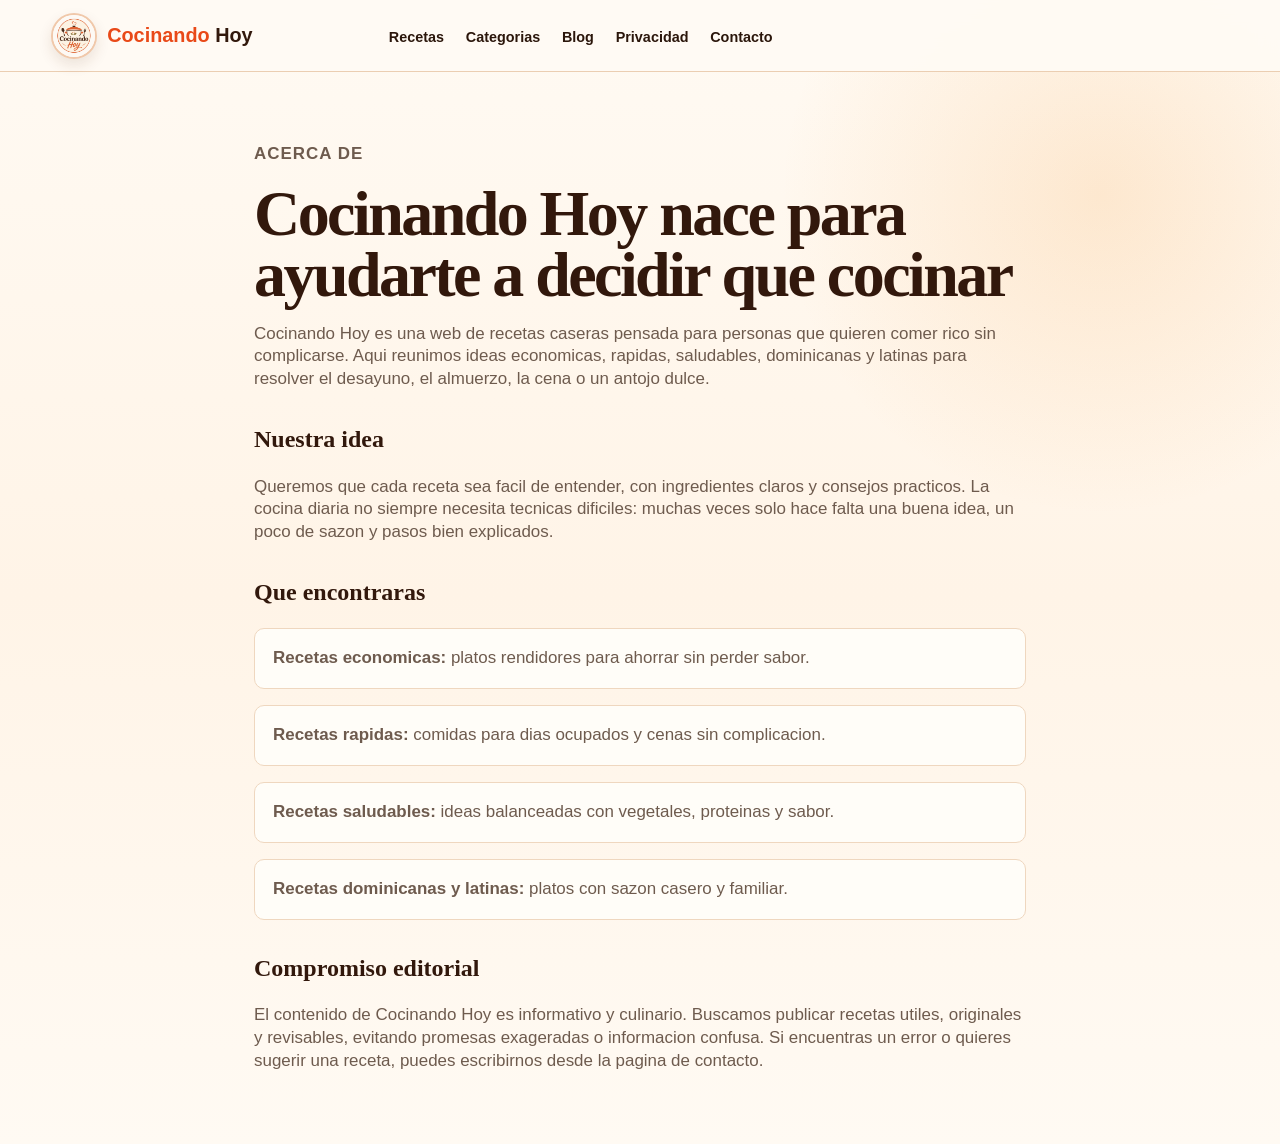
<file: acerca.html>
<!doctype html>
<html lang="es">
  <head>
    <meta charset="utf-8">
    <meta name="viewport" content="width=device-width, initial-scale=1">
    <title>Acerca de Cocinando Hoy | Recetas caseras dominicanas y latinas</title>
    <meta name="description" content="Conoce Cocinando Hoy, una web de recetas caseras, economicas y faciles para cocinar rico todos los dias.">
    <link rel="icon" href="favicon.ico" sizes="any">
    <link rel="icon" type="image/png" href="favicon.png">
    <link rel="apple-touch-icon" href="apple-touch-icon.png">
    <link rel="stylesheet" href="styles.css">
  </head>
  <body>
    <header class="site-header">
      <a class="brand" href="index.html">
        <img src="logo-cocinando-hoy.png" alt="" class="brand-logo">
        <span class="brand-text"><span>Cocinando</span> Hoy</span>
      </a>
      <nav aria-label="Navegacion principal">
        <a href="recetas.html">Recetas</a>
        <a href="index.html#categorias">Categorias</a>
        <a href="blog.html">Blog</a>
        <a href="privacidad.html">Privacidad</a>
        <a href="contacto.html">Contacto</a>
      </nav>
    </header>
    <main class="article-page">
      <p class="eyebrow">Acerca de</p>
      <h1>Cocinando Hoy nace para ayudarte a decidir que cocinar</h1>
      <p>Cocinando Hoy es una web de recetas caseras pensada para personas que quieren comer rico sin complicarse. Aqui reunimos ideas economicas, rapidas, saludables, dominicanas y latinas para resolver el desayuno, el almuerzo, la cena o un antojo dulce.</p>
      <h2>Nuestra idea</h2>
      <p>Queremos que cada receta sea facil de entender, con ingredientes claros y consejos practicos. La cocina diaria no siempre necesita tecnicas dificiles: muchas veces solo hace falta una buena idea, un poco de sazon y pasos bien explicados.</p>
      <h2>Que encontraras</h2>
      <ul class="recipe-list">
        <li><strong>Recetas economicas:</strong> platos rendidores para ahorrar sin perder sabor.</li>
        <li><strong>Recetas rapidas:</strong> comidas para dias ocupados y cenas sin complicacion.</li>
        <li><strong>Recetas saludables:</strong> ideas balanceadas con vegetales, proteinas y sabor.</li>
        <li><strong>Recetas dominicanas y latinas:</strong> platos con sazon casero y familiar.</li>
      </ul>
      <h2>Compromiso editorial</h2>
      <p>El contenido de Cocinando Hoy es informativo y culinario. Buscamos publicar recetas utiles, originales y revisables, evitando promesas exageradas o informacion confusa. Si encuentras un error o quieres sugerir una receta, puedes escribirnos desde la pagina de contacto.</p>
    </main>
  </body>
</html>
</file>
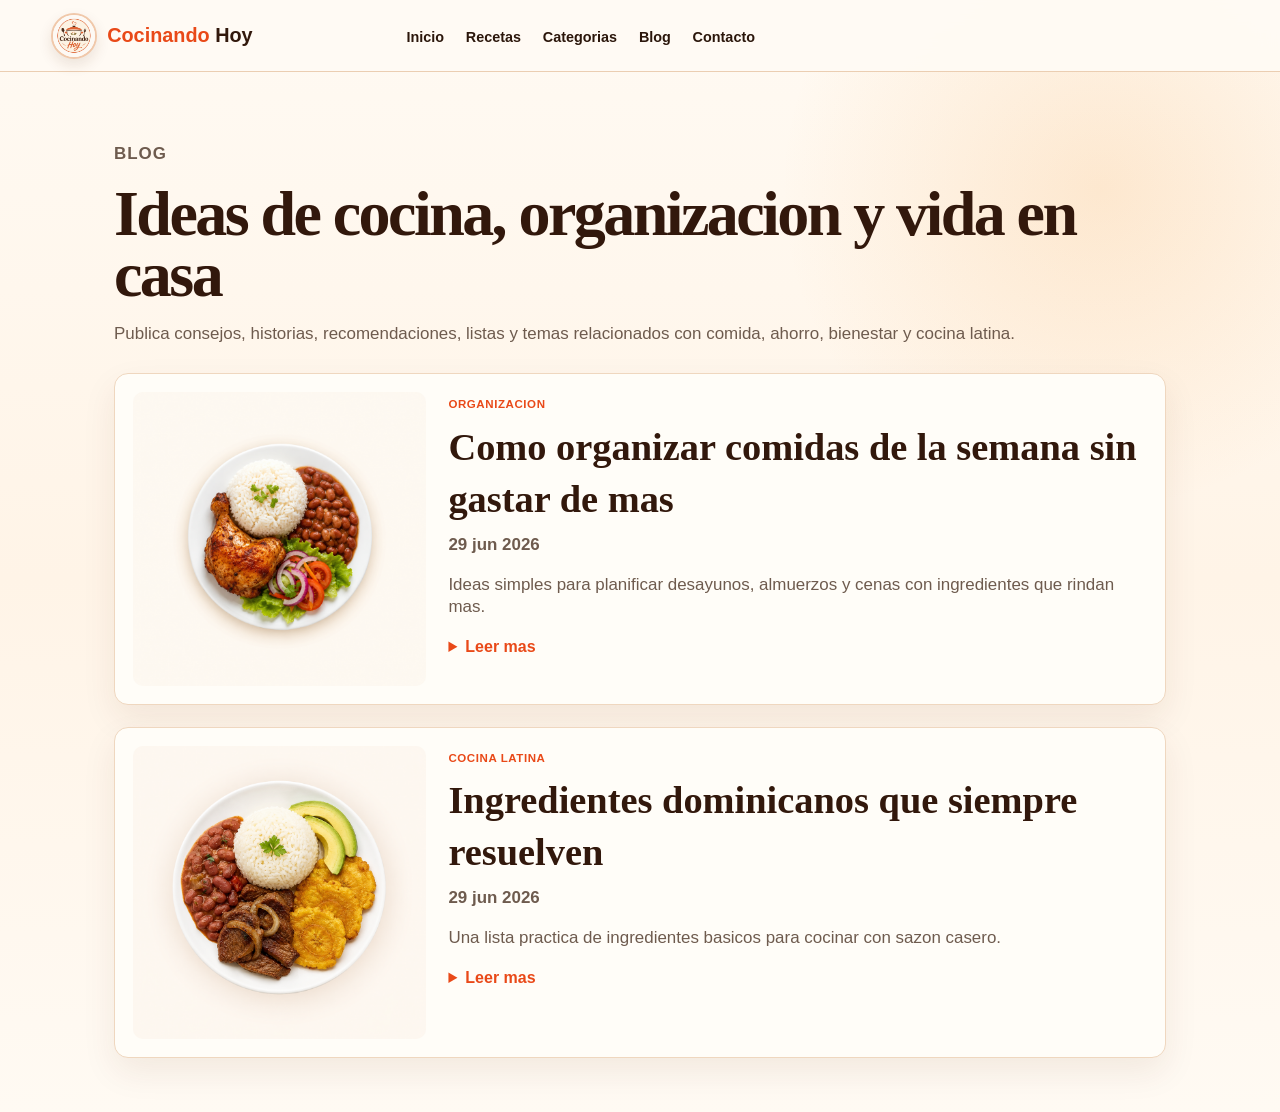
<file: blog.html>
<!doctype html>
<html lang="es">
  <head>
    <meta charset="utf-8">
    <meta name="viewport" content="width=device-width, initial-scale=1">
    <title>Blog | Cocinando Hoy</title>
    <meta name="description" content="Blog de Cocinando Hoy con consejos de cocina, organizacion, ahorro y recetas para el dia a dia.">
    <link rel="icon" href="favicon.ico" sizes="any">
    <link rel="icon" type="image/png" href="favicon.png">
    <link rel="apple-touch-icon" href="apple-touch-icon.png">
    <link rel="stylesheet" href="styles.css">
  </head>
  <body>
    <header class="site-header">
      <a class="brand" href="index.html">
        <img src="logo-cocinando-hoy.png" alt="" class="brand-logo">
        <span class="brand-text"><span>Cocinando</span> Hoy</span>
      </a>
      <nav aria-label="Navegacion principal">
        <a href="index.html">Inicio</a>
        <a href="recetas.html">Recetas</a>
        <a href="index.html#categorias">Categorias</a>
        <a href="blog.html">Blog</a>
        <a href="contacto.html">Contacto</a>
      </nav>
    </header>

    <main class="article-page blog-page">
      <p class="eyebrow">Blog</p>
      <h1>Ideas de cocina, organizacion y vida en casa</h1>
      <p>Publica consejos, historias, recomendaciones, listas y temas relacionados con comida, ahorro, bienestar y cocina latina.</p>
      <section class="blog-grid" id="blog-posts" aria-label="Articulos del blog">
        <p class="empty-state">Cargando articulos...</p>
      </section>
    </main>

    <script src="https://identity.netlify.com/v1/netlify-identity-widget.js"></script>
    <script>
      if (window.netlifyIdentity) {
        window.netlifyIdentity.on("init", (user) => {
          if (!user) {
            window.netlifyIdentity.on("login", () => {
              document.location.href = "/admin/";
            });
          }
        });
      }
    </script>
    <script>
      const postsContainer = document.querySelector("#blog-posts");

      function formatDate(value) {
        return new Intl.DateTimeFormat("es-DO", { dateStyle: "medium" }).format(new Date(`${value}T12:00:00`));
      }

      function renderPosts(posts) {
        if (!posts.length) {
          postsContainer.innerHTML = '<p class="empty-state">Todavia no hay articulos publicados.</p>';
          return;
        }

        postsContainer.innerHTML = posts.map((post) => `
          <article class="blog-card">
            <img src="${post.image || "portada-recetas.png"}" alt="">
            <div>
              <span class="recipe-tag">${post.category || "Blog"}</span>
              <h2>${post.title}</h2>
              <p class="blog-date">${formatDate(post.date)}</p>
              <p>${post.summary}</p>
              <details>
                <summary>Leer mas</summary>
                <p>${post.content}</p>
              </details>
            </div>
          </article>
        `).join("");
      }

      fetch("blog-data.json")
        .then((response) => response.json())
        .then((data) => renderPosts(data.posts || []))
        .catch(() => {
          postsContainer.innerHTML = '<p class="empty-state">No se pudieron cargar los articulos.</p>';
        });
    </script>
  </body>
</html>
</file>
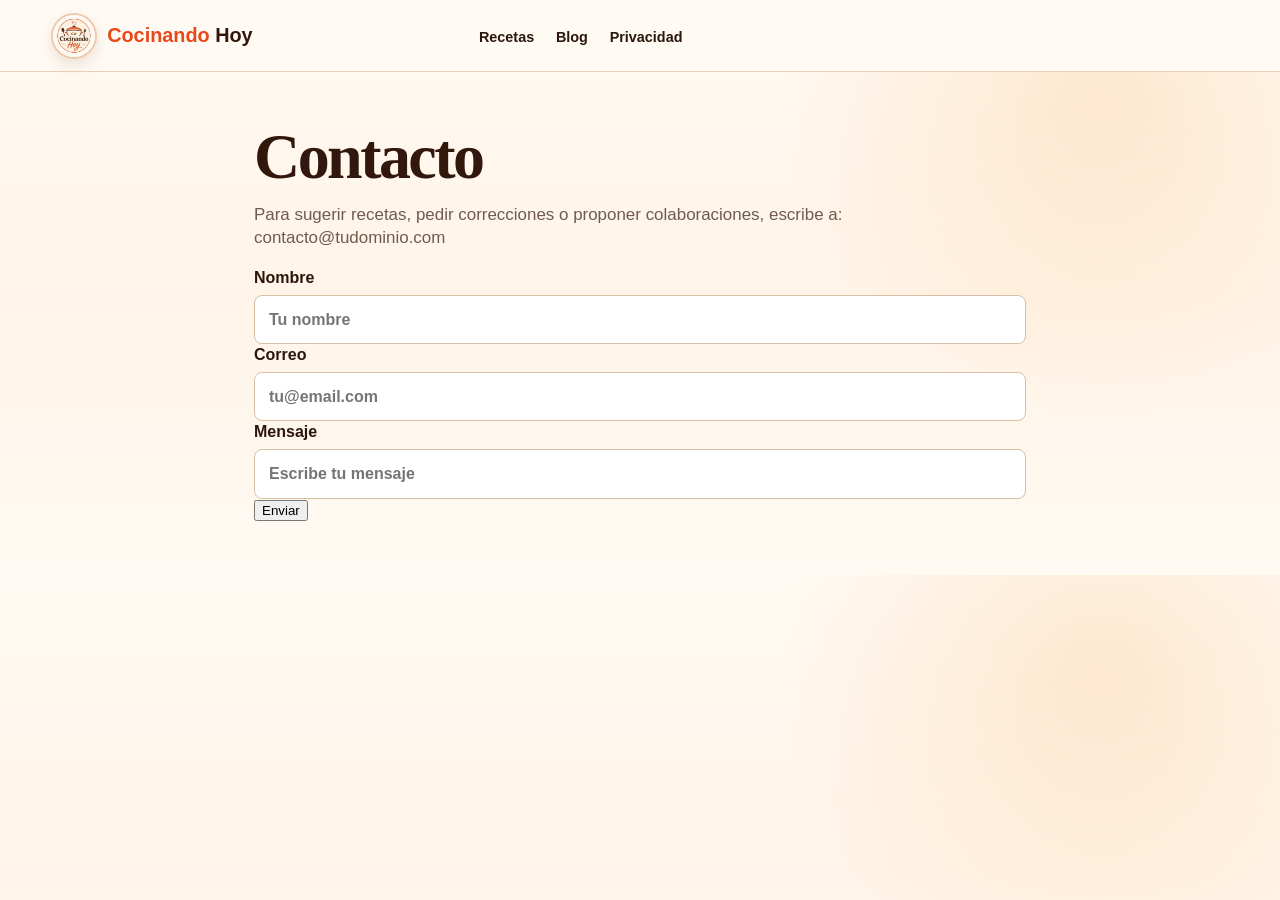
<file: contacto.html>
<!doctype html>
<html lang="es">
  <head>
    <meta charset="utf-8">
    <meta name="viewport" content="width=device-width, initial-scale=1">
    <title>Contacto | Cocinando Hoy</title>
    <meta name="description" content="Contacta al equipo de Cocinando Hoy.">
    <link rel="icon" href="favicon.ico" sizes="any">
    <link rel="icon" type="image/png" href="favicon.png">
    <link rel="apple-touch-icon" href="apple-touch-icon.png">
    <link rel="stylesheet" href="styles.css">
  </head>
  <body>
    <header class="site-header">
      <a class="brand" href="index.html">
        <img src="logo-cocinando-hoy.png" alt="" class="brand-logo">
        <span class="brand-text"><span>Cocinando</span> Hoy</span>
      </a>
      <nav aria-label="Navegacion principal">
        <a href="recetas.html">Recetas</a>
        <a href="blog.html">Blog</a>
        <a href="privacidad.html">Privacidad</a>
      </nav>
    </header>
    <main class="article-page">
      <h1>Contacto</h1>
      <p>Para sugerir recetas, pedir correcciones o proponer colaboraciones, escribe a: contacto@tudominio.com</p>
      <form class="calculator">
        <label>
          Nombre
          <input type="text" placeholder="Tu nombre">
        </label>
        <label>
          Correo
          <input type="email" placeholder="tu@email.com">
        </label>
        <label>
          Mensaje
          <input type="text" placeholder="Escribe tu mensaje">
        </label>
        <button type="button">Enviar</button>
      </form>
    </main>
  </body>
</html>
</file>
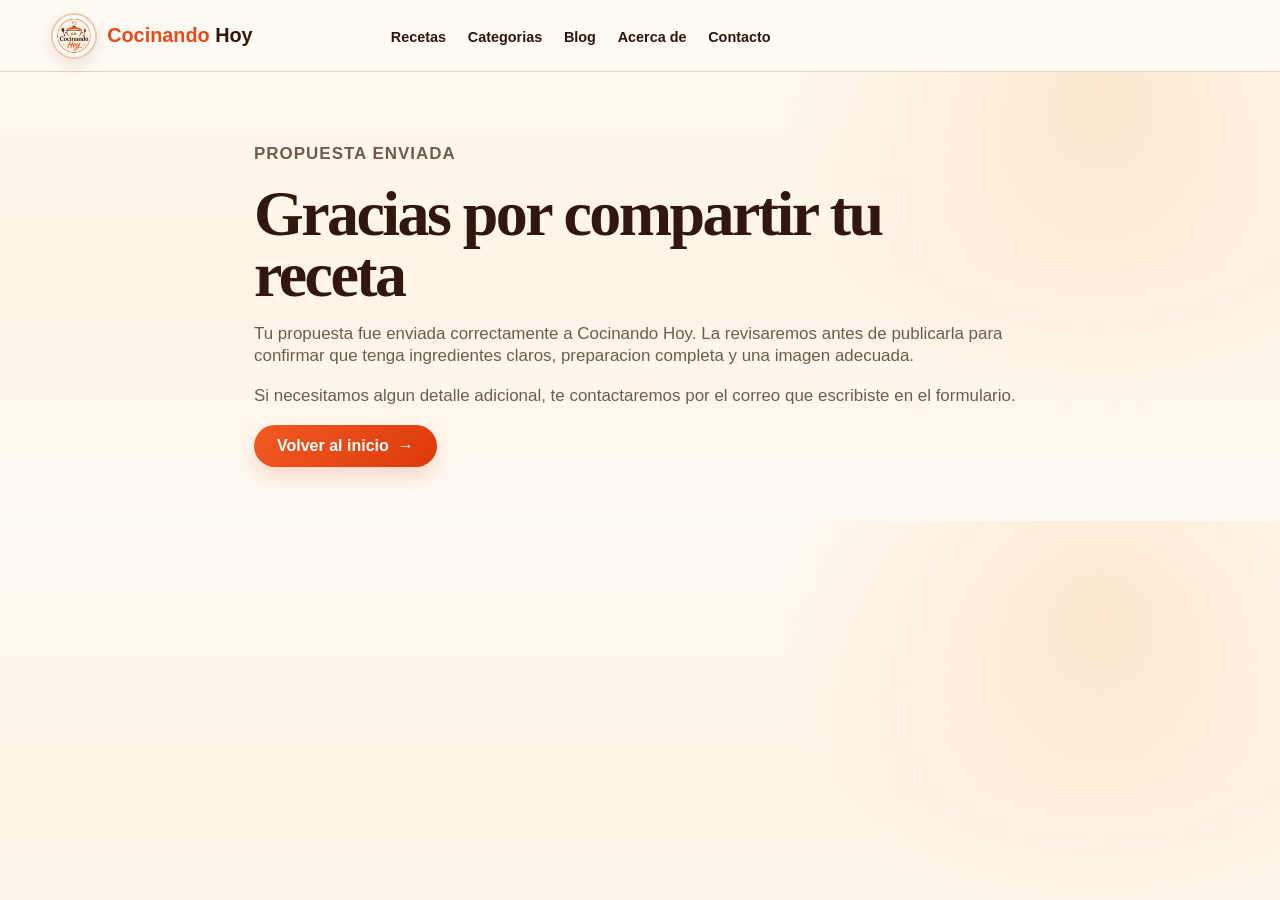
<file: gracias.html>
<!doctype html>
<html lang="es">
  <head>
    <meta charset="utf-8">
    <meta name="viewport" content="width=device-width, initial-scale=1">
    <title>Receta enviada | Cocinando Hoy</title>
    <meta name="description" content="Gracias por enviar tu propuesta de receta a Cocinando Hoy.">
    <meta name="robots" content="noindex">
    <link rel="icon" href="favicon.ico" sizes="any">
    <link rel="icon" type="image/png" href="favicon.png">
    <link rel="apple-touch-icon" href="apple-touch-icon.png">
    <link rel="stylesheet" href="styles.css">
  </head>
  <body>
    <header class="site-header">
      <a class="brand" href="index.html">
        <img src="logo-cocinando-hoy.png" alt="" class="brand-logo">
        <span class="brand-text"><span>Cocinando</span> Hoy</span>
      </a>
      <nav aria-label="Navegacion principal">
        <a href="recetas.html">Recetas</a>
        <a href="index.html#categorias">Categorias</a>
        <a href="blog.html">Blog</a>
        <a href="acerca.html">Acerca de</a>
        <a href="contacto.html">Contacto</a>
      </nav>
    </header>

    <main class="article-page">
      <p class="eyebrow">Propuesta enviada</p>
      <h1>Gracias por compartir tu receta</h1>
      <p>Tu propuesta fue enviada correctamente a Cocinando Hoy. La revisaremos antes de publicarla para confirmar que tenga ingredientes claros, preparacion completa y una imagen adecuada.</p>
      <p>Si necesitamos algun detalle adicional, te contactaremos por el correo que escribiste en el formulario.</p>
      <a class="button primary" href="index.html">Volver al inicio <span>→</span></a>
    </main>
  </body>
</html>
</file>
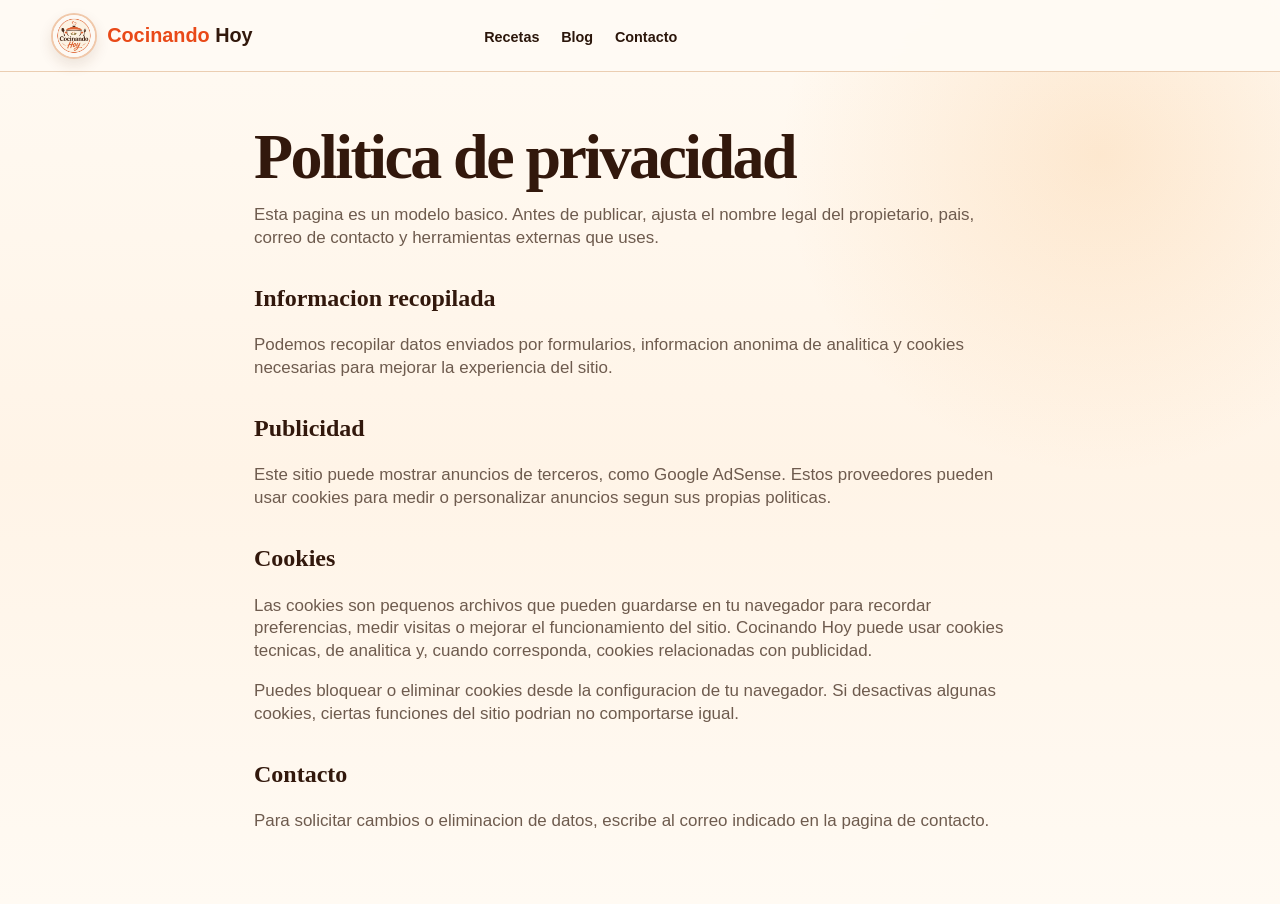
<file: privacidad.html>
<!doctype html>
<html lang="es">
  <head>
    <meta charset="utf-8">
    <meta name="viewport" content="width=device-width, initial-scale=1">
    <title>Politica de privacidad | Cocinando Hoy</title>
    <meta name="description" content="Politica de privacidad del sitio Cocinando Hoy.">
    <link rel="icon" href="favicon.ico" sizes="any">
    <link rel="icon" type="image/png" href="favicon.png">
    <link rel="apple-touch-icon" href="apple-touch-icon.png">
    <link rel="stylesheet" href="styles.css">
  </head>
  <body>
    <header class="site-header">
      <a class="brand" href="index.html">
        <img src="logo-cocinando-hoy.png" alt="" class="brand-logo">
        <span class="brand-text"><span>Cocinando</span> Hoy</span>
      </a>
      <nav aria-label="Navegacion principal">
        <a href="recetas.html">Recetas</a>
        <a href="blog.html">Blog</a>
        <a href="contacto.html">Contacto</a>
      </nav>
    </header>
    <main class="article-page">
      <h1>Politica de privacidad</h1>
      <p>Esta pagina es un modelo basico. Antes de publicar, ajusta el nombre legal del propietario, pais, correo de contacto y herramientas externas que uses.</p>
      <h2>Informacion recopilada</h2>
      <p>Podemos recopilar datos enviados por formularios, informacion anonima de analitica y cookies necesarias para mejorar la experiencia del sitio.</p>
      <h2>Publicidad</h2>
      <p>Este sitio puede mostrar anuncios de terceros, como Google AdSense. Estos proveedores pueden usar cookies para medir o personalizar anuncios segun sus propias politicas.</p>
      <h2>Cookies</h2>
      <p>Las cookies son pequenos archivos que pueden guardarse en tu navegador para recordar preferencias, medir visitas o mejorar el funcionamiento del sitio. Cocinando Hoy puede usar cookies tecnicas, de analitica y, cuando corresponda, cookies relacionadas con publicidad.</p>
      <p>Puedes bloquear o eliminar cookies desde la configuracion de tu navegador. Si desactivas algunas cookies, ciertas funciones del sitio podrian no comportarse igual.</p>
      <h2>Contacto</h2>
      <p>Para solicitar cambios o eliminacion de datos, escribe al correo indicado en la pagina de contacto.</p>
    </main>
  </body>
</html>
</file>
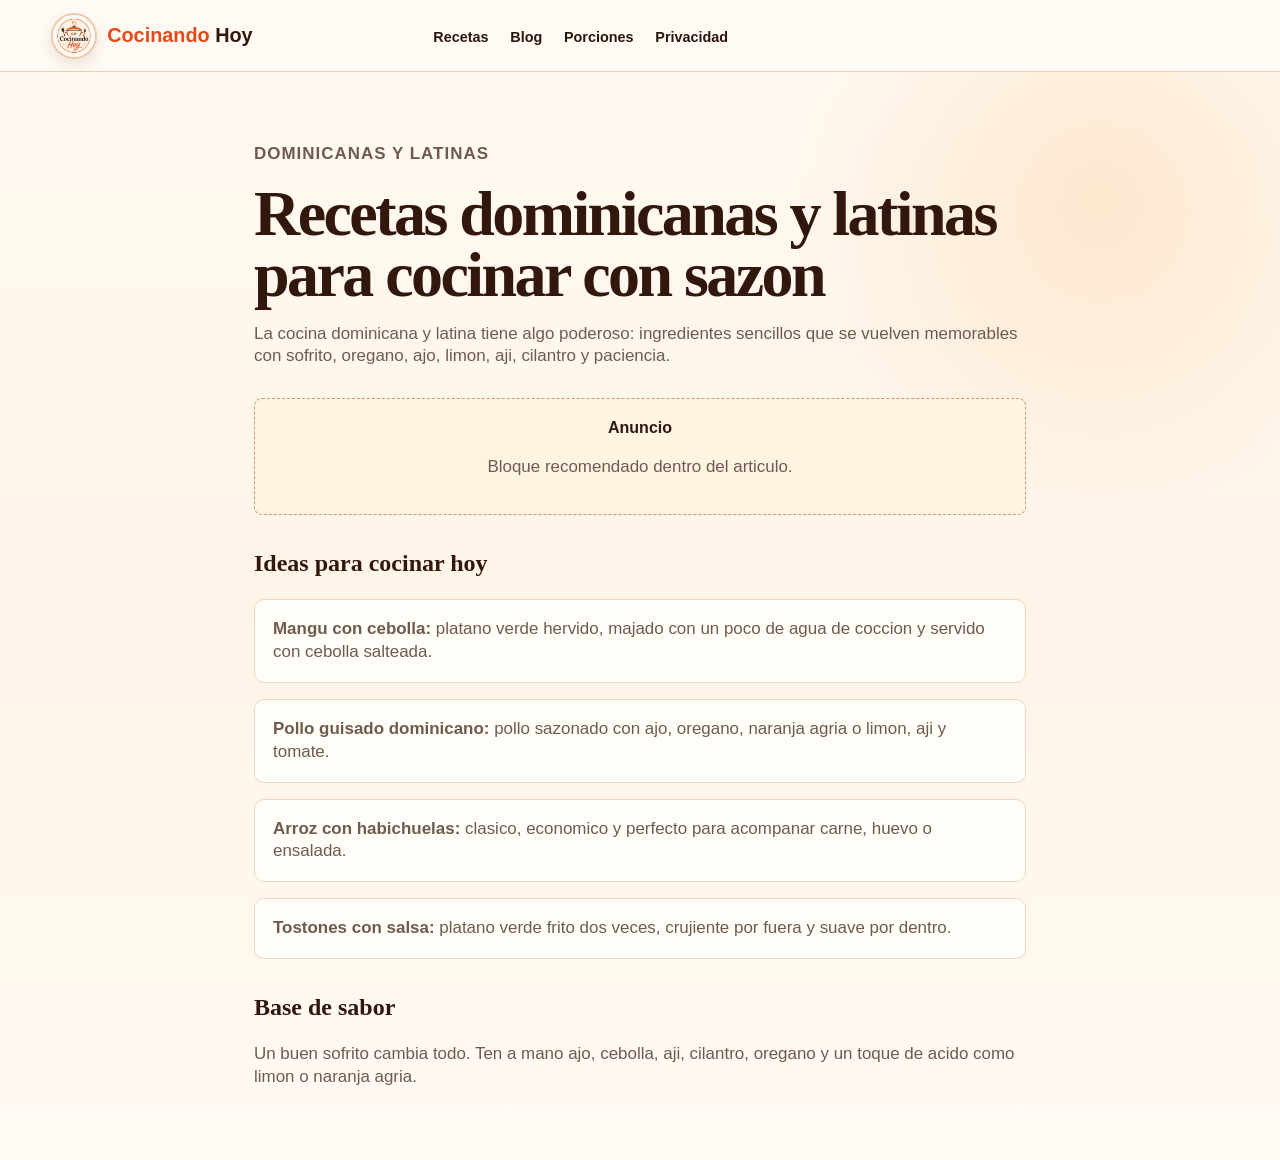
<file: recetas-dominicanas-latinas.html>
<!doctype html>
<html lang="es">
  <head>
    <meta charset="utf-8">
    <meta name="viewport" content="width=device-width, initial-scale=1">
    <title>Recetas dominicanas y latinas faciles | Cocinando Hoy</title>
    <meta name="description" content="Recetas dominicanas y latinas para cocinar platos caseros con sazon caribeno.">
    <link rel="icon" href="favicon.ico" sizes="any">
    <link rel="icon" type="image/png" href="favicon.png">
    <link rel="apple-touch-icon" href="apple-touch-icon.png">
    <link rel="stylesheet" href="styles.css">
  </head>
  <body>
    <header class="site-header">
      <a class="brand" href="index.html">
        <img src="logo-cocinando-hoy.png" alt="" class="brand-logo">
        <span class="brand-text"><span>Cocinando</span> Hoy</span>
      </a>
      <nav aria-label="Navegacion principal">
        <a href="recetas.html">Recetas</a>
        <a href="blog.html">Blog</a>
        <a href="index.html#herramienta">Porciones</a>
        <a href="privacidad.html">Privacidad</a>
      </nav>
    </header>
    <main class="article-page">
      <p class="eyebrow">Dominicanas y latinas</p>
      <h1>Recetas dominicanas y latinas para cocinar con sazon</h1>
      <p>La cocina dominicana y latina tiene algo poderoso: ingredientes sencillos que se vuelven memorables con sofrito, oregano, ajo, limon, aji, cilantro y paciencia.</p>
      <aside class="ad-slot" aria-label="Espacio publicitario">
        <span>Anuncio</span>
        <p>Bloque recomendado dentro del articulo.</p>
      </aside>
      <h2>Ideas para cocinar hoy</h2>
      <ul class="recipe-list">
        <li><strong>Mangu con cebolla:</strong> platano verde hervido, majado con un poco de agua de coccion y servido con cebolla salteada.</li>
        <li><strong>Pollo guisado dominicano:</strong> pollo sazonado con ajo, oregano, naranja agria o limon, aji y tomate.</li>
        <li><strong>Arroz con habichuelas:</strong> clasico, economico y perfecto para acompanar carne, huevo o ensalada.</li>
        <li><strong>Tostones con salsa:</strong> platano verde frito dos veces, crujiente por fuera y suave por dentro.</li>
      </ul>
      <h2>Base de sabor</h2>
      <p>Un buen sofrito cambia todo. Ten a mano ajo, cebolla, aji, cilantro, oregano y un toque de acido como limon o naranja agria.</p>
    </main>
  </body>
</html>
</file>
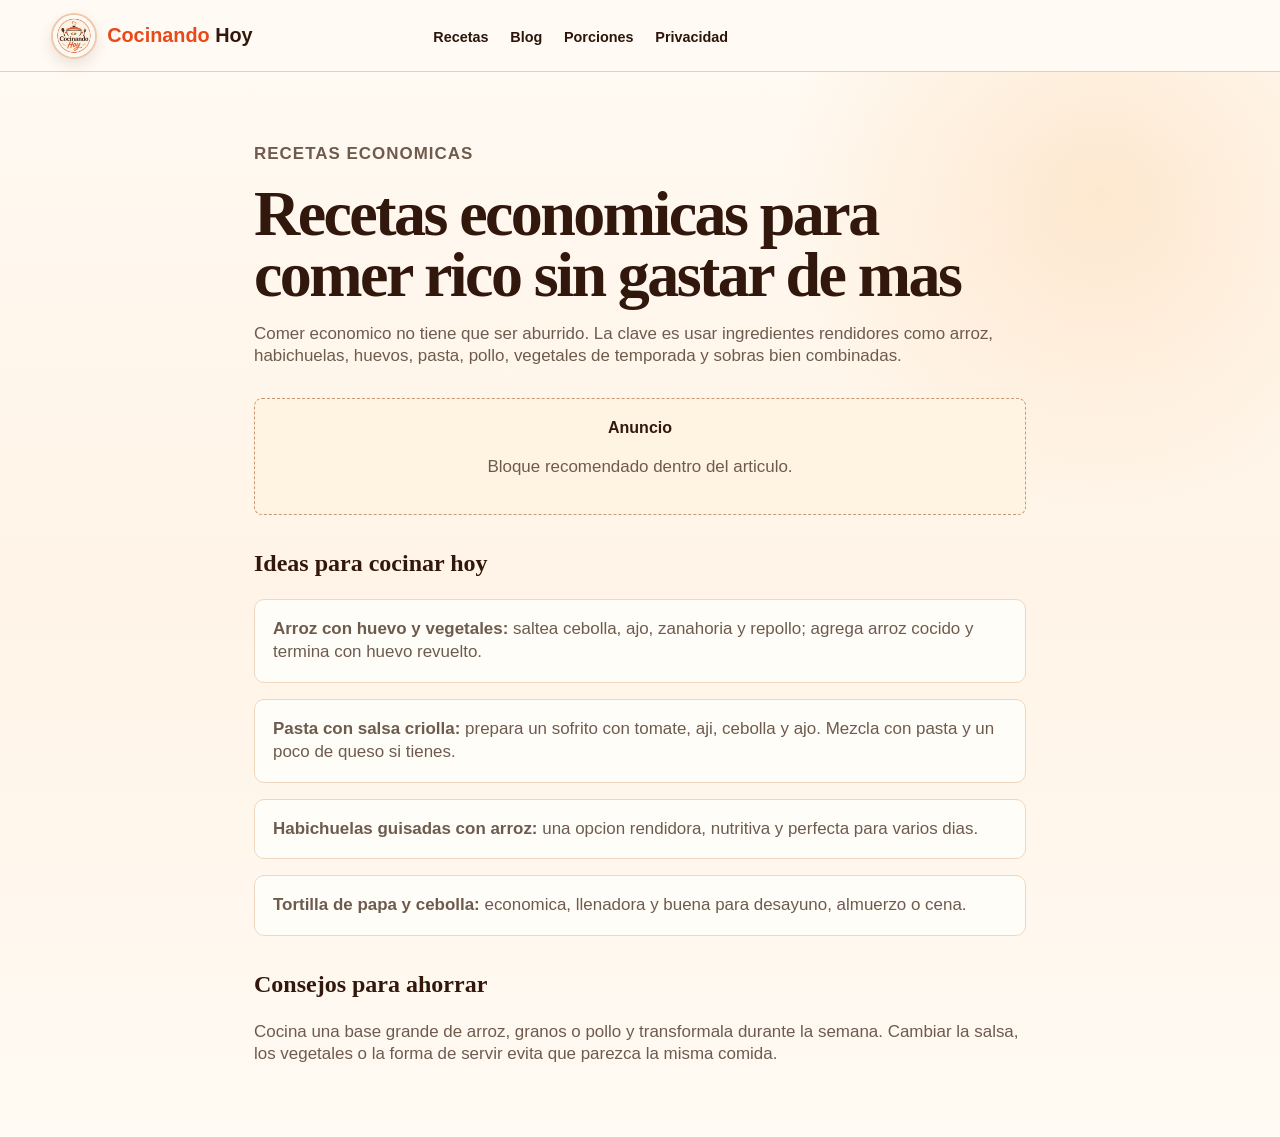
<file: recetas-economicas.html>
<!doctype html>
<html lang="es">
  <head>
    <meta charset="utf-8">
    <meta name="viewport" content="width=device-width, initial-scale=1">
    <title>Recetas economicas para cocinar hoy | Cocinando Hoy</title>
    <meta name="description" content="Ideas de recetas economicas, faciles y rendidoras para preparar comidas caseras sin gastar de mas.">
    <link rel="icon" href="favicon.ico" sizes="any">
    <link rel="icon" type="image/png" href="favicon.png">
    <link rel="apple-touch-icon" href="apple-touch-icon.png">
    <link rel="stylesheet" href="styles.css">
  </head>
  <body>
    <header class="site-header">
      <a class="brand" href="index.html">
        <img src="logo-cocinando-hoy.png" alt="" class="brand-logo">
        <span class="brand-text"><span>Cocinando</span> Hoy</span>
      </a>
      <nav aria-label="Navegacion principal">
        <a href="recetas.html">Recetas</a>
        <a href="blog.html">Blog</a>
        <a href="index.html#herramienta">Porciones</a>
        <a href="privacidad.html">Privacidad</a>
      </nav>
    </header>
    <main class="article-page">
      <p class="eyebrow">Recetas economicas</p>
      <h1>Recetas economicas para comer rico sin gastar de mas</h1>
      <p>Comer economico no tiene que ser aburrido. La clave es usar ingredientes rendidores como arroz, habichuelas, huevos, pasta, pollo, vegetales de temporada y sobras bien combinadas.</p>
      <aside class="ad-slot" aria-label="Espacio publicitario">
        <span>Anuncio</span>
        <p>Bloque recomendado dentro del articulo.</p>
      </aside>
      <h2>Ideas para cocinar hoy</h2>
      <ul class="recipe-list">
        <li><strong>Arroz con huevo y vegetales:</strong> saltea cebolla, ajo, zanahoria y repollo; agrega arroz cocido y termina con huevo revuelto.</li>
        <li><strong>Pasta con salsa criolla:</strong> prepara un sofrito con tomate, aji, cebolla y ajo. Mezcla con pasta y un poco de queso si tienes.</li>
        <li><strong>Habichuelas guisadas con arroz:</strong> una opcion rendidora, nutritiva y perfecta para varios dias.</li>
        <li><strong>Tortilla de papa y cebolla:</strong> economica, llenadora y buena para desayuno, almuerzo o cena.</li>
      </ul>
      <h2>Consejos para ahorrar</h2>
      <p>Cocina una base grande de arroz, granos o pollo y transformala durante la semana. Cambiar la salsa, los vegetales o la forma de servir evita que parezca la misma comida.</p>
    </main>
  </body>
</html>
</file>
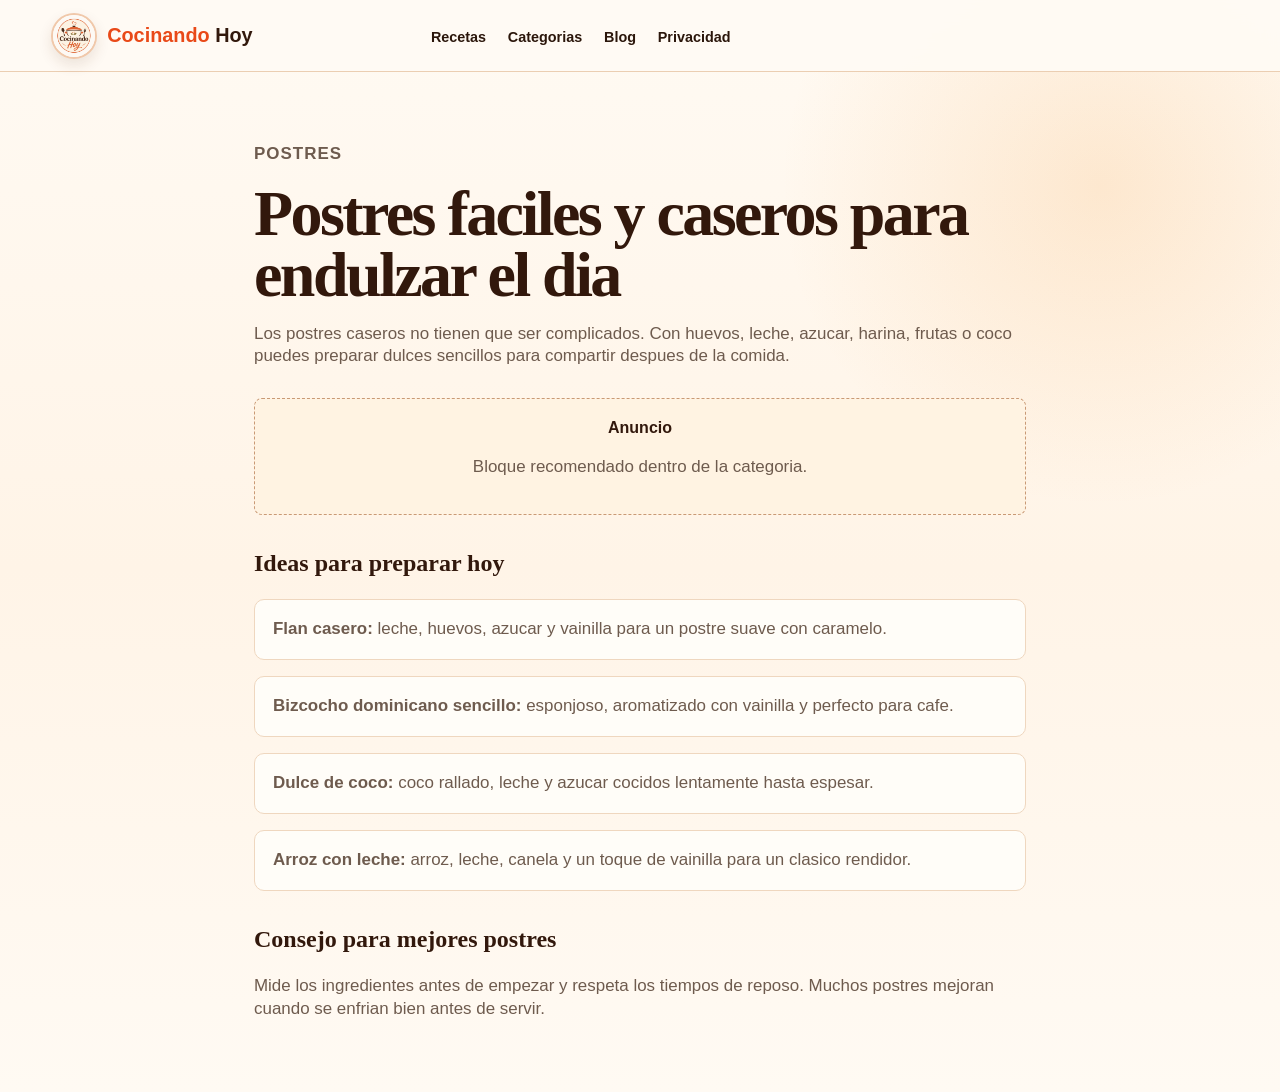
<file: recetas-postres.html>
<!doctype html>
<html lang="es">
  <head>
    <meta charset="utf-8">
    <meta name="viewport" content="width=device-width, initial-scale=1">
    <title>Postres faciles y caseros | Cocinando Hoy</title>
    <meta name="description" content="Postres faciles y caseros para preparar flan, bizcocho, dulces dominicanos y antojos sencillos.">
    <link rel="icon" href="favicon.ico" sizes="any">
    <link rel="icon" type="image/png" href="favicon.png">
    <link rel="apple-touch-icon" href="apple-touch-icon.png">
    <link rel="stylesheet" href="styles.css">
  </head>
  <body>
    <header class="site-header">
      <a class="brand" href="index.html">
        <img src="logo-cocinando-hoy.png" alt="" class="brand-logo">
        <span class="brand-text"><span>Cocinando</span> Hoy</span>
      </a>
      <nav aria-label="Navegacion principal">
        <a href="recetas.html">Recetas</a>
        <a href="index.html#categorias">Categorias</a>
        <a href="blog.html">Blog</a>
        <a href="privacidad.html">Privacidad</a>
      </nav>
    </header>
    <main class="article-page">
      <p class="eyebrow">Postres</p>
      <h1>Postres faciles y caseros para endulzar el dia</h1>
      <p>Los postres caseros no tienen que ser complicados. Con huevos, leche, azucar, harina, frutas o coco puedes preparar dulces sencillos para compartir despues de la comida.</p>
      <aside class="ad-slot" aria-label="Espacio publicitario">
        <span>Anuncio</span>
        <p>Bloque recomendado dentro de la categoria.</p>
      </aside>
      <h2>Ideas para preparar hoy</h2>
      <ul class="recipe-list">
        <li><strong>Flan casero:</strong> leche, huevos, azucar y vainilla para un postre suave con caramelo.</li>
        <li><strong>Bizcocho dominicano sencillo:</strong> esponjoso, aromatizado con vainilla y perfecto para cafe.</li>
        <li><strong>Dulce de coco:</strong> coco rallado, leche y azucar cocidos lentamente hasta espesar.</li>
        <li><strong>Arroz con leche:</strong> arroz, leche, canela y un toque de vainilla para un clasico rendidor.</li>
      </ul>
      <h2>Consejo para mejores postres</h2>
      <p>Mide los ingredientes antes de empezar y respeta los tiempos de reposo. Muchos postres mejoran cuando se enfrian bien antes de servir.</p>
    </main>
  </body>
</html>
</file>
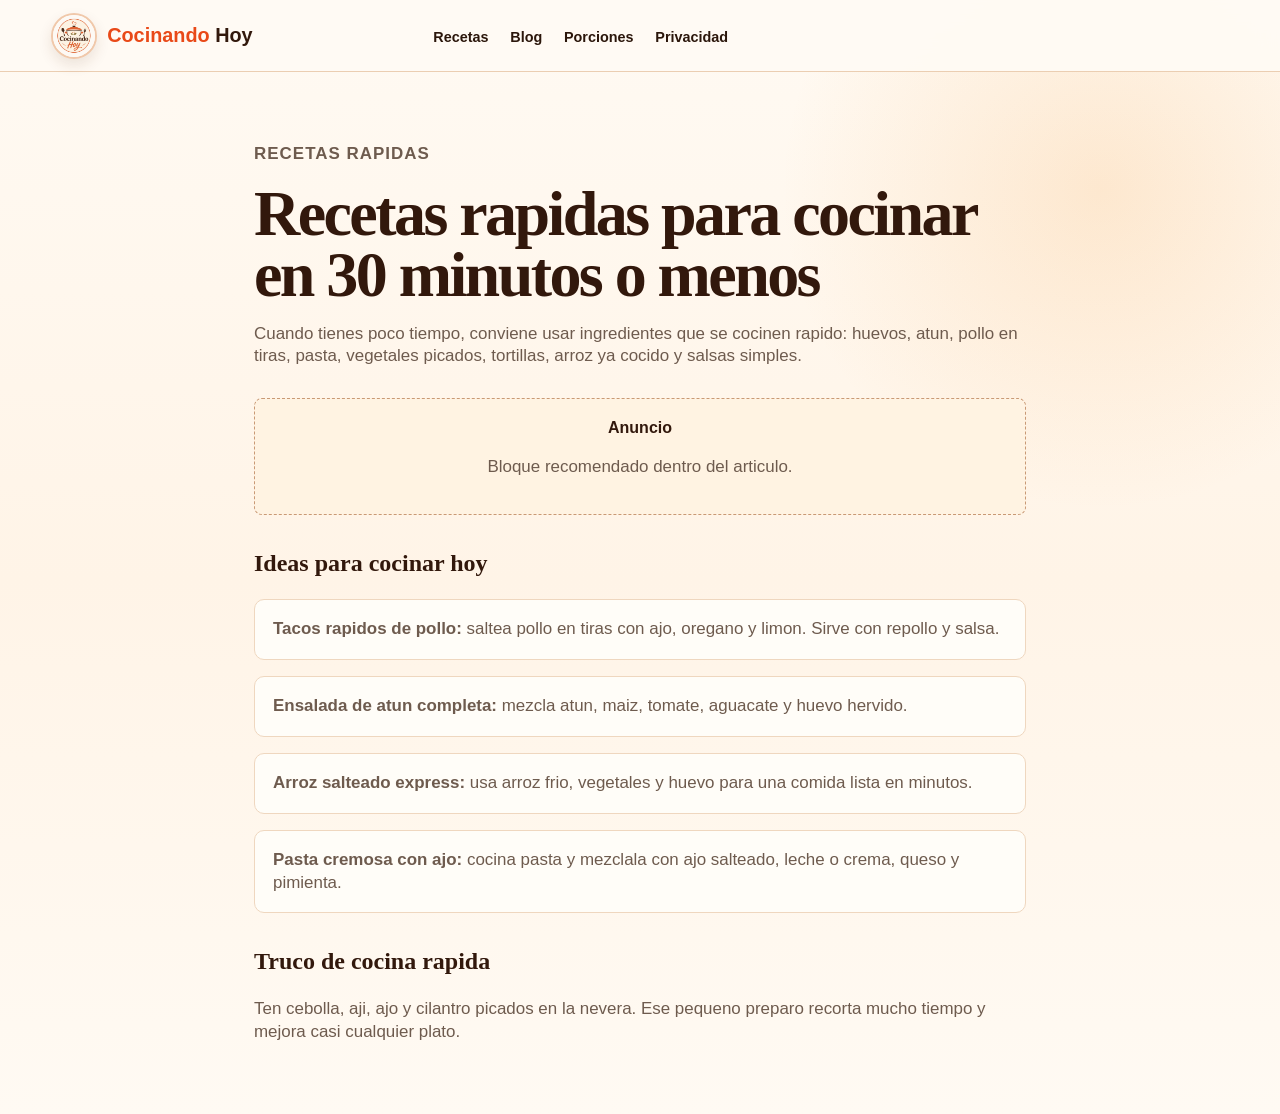
<file: recetas-rapidas.html>
<!doctype html>
<html lang="es">
  <head>
    <meta charset="utf-8">
    <meta name="viewport" content="width=device-width, initial-scale=1">
    <title>Recetas rapidas para dias ocupados | Cocinando Hoy</title>
    <meta name="description" content="Recetas rapidas listas en 30 minutos o menos para resolver almuerzos y cenas faciles.">
    <link rel="icon" href="favicon.ico" sizes="any">
    <link rel="icon" type="image/png" href="favicon.png">
    <link rel="apple-touch-icon" href="apple-touch-icon.png">
    <link rel="stylesheet" href="styles.css">
  </head>
  <body>
    <header class="site-header">
      <a class="brand" href="index.html">
        <img src="logo-cocinando-hoy.png" alt="" class="brand-logo">
        <span class="brand-text"><span>Cocinando</span> Hoy</span>
      </a>
      <nav aria-label="Navegacion principal">
        <a href="recetas.html">Recetas</a>
        <a href="blog.html">Blog</a>
        <a href="index.html#herramienta">Porciones</a>
        <a href="privacidad.html">Privacidad</a>
      </nav>
    </header>
    <main class="article-page">
      <p class="eyebrow">Recetas rapidas</p>
      <h1>Recetas rapidas para cocinar en 30 minutos o menos</h1>
      <p>Cuando tienes poco tiempo, conviene usar ingredientes que se cocinen rapido: huevos, atun, pollo en tiras, pasta, vegetales picados, tortillas, arroz ya cocido y salsas simples.</p>
      <aside class="ad-slot" aria-label="Espacio publicitario">
        <span>Anuncio</span>
        <p>Bloque recomendado dentro del articulo.</p>
      </aside>
      <h2>Ideas para cocinar hoy</h2>
      <ul class="recipe-list">
        <li><strong>Tacos rapidos de pollo:</strong> saltea pollo en tiras con ajo, oregano y limon. Sirve con repollo y salsa.</li>
        <li><strong>Ensalada de atun completa:</strong> mezcla atun, maiz, tomate, aguacate y huevo hervido.</li>
        <li><strong>Arroz salteado express:</strong> usa arroz frio, vegetales y huevo para una comida lista en minutos.</li>
        <li><strong>Pasta cremosa con ajo:</strong> cocina pasta y mezclala con ajo salteado, leche o crema, queso y pimienta.</li>
      </ul>
      <h2>Truco de cocina rapida</h2>
      <p>Ten cebolla, aji, ajo y cilantro picados en la nevera. Ese pequeno preparo recorta mucho tiempo y mejora casi cualquier plato.</p>
    </main>
  </body>
</html>
</file>
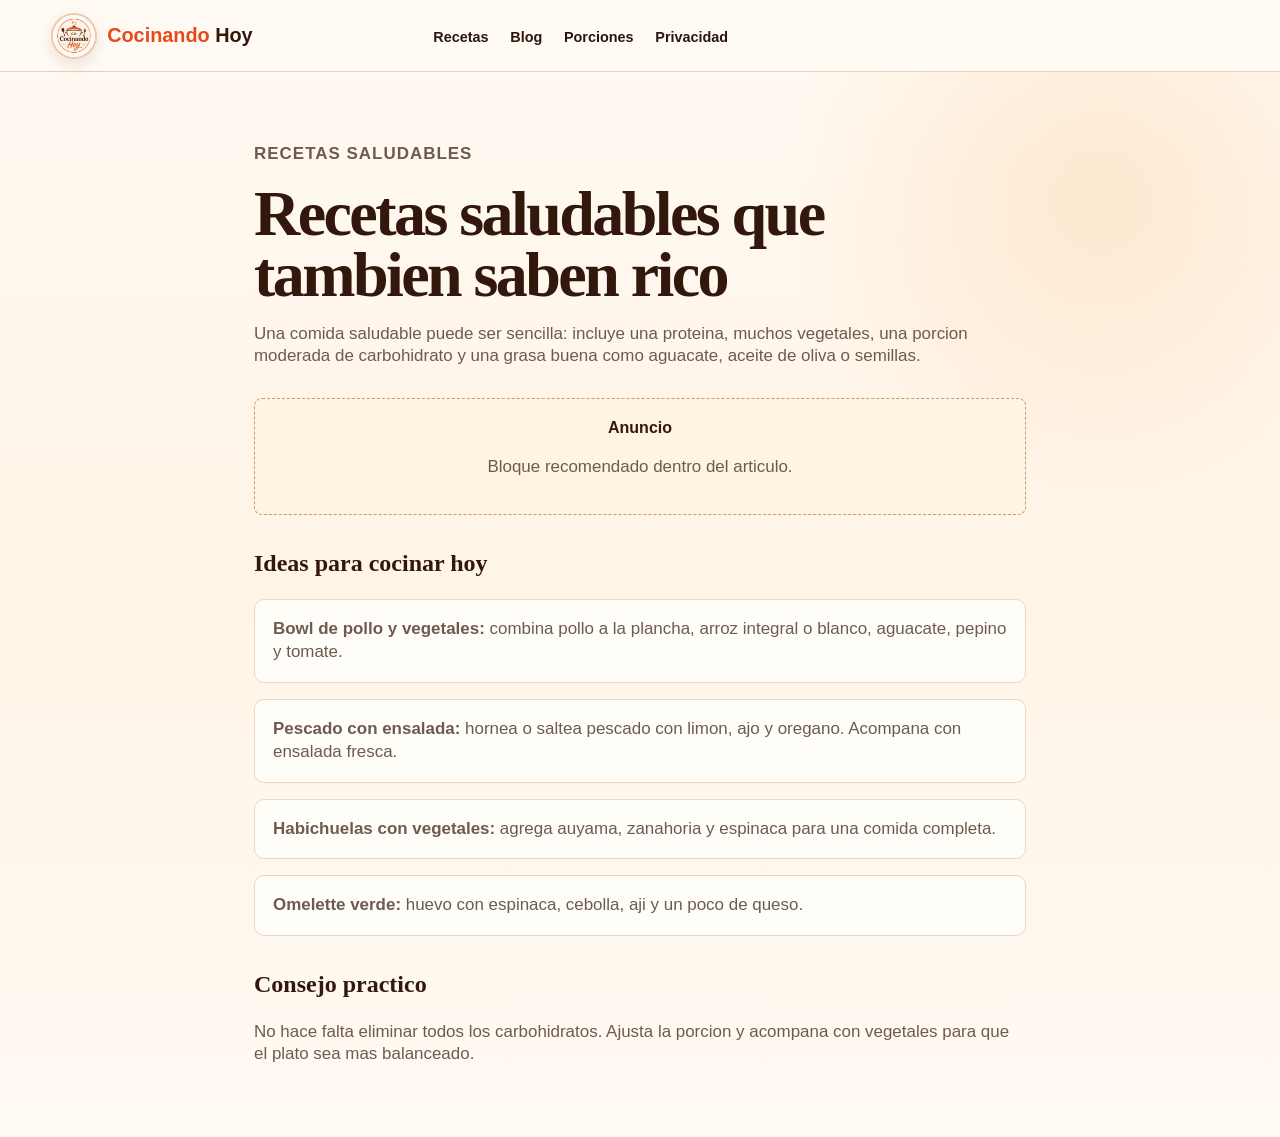
<file: recetas-saludables.html>
<!doctype html>
<html lang="es">
  <head>
    <meta charset="utf-8">
    <meta name="viewport" content="width=device-width, initial-scale=1">
    <title>Recetas saludables faciles y sabrosas | Cocinando Hoy</title>
    <meta name="description" content="Recetas saludables con vegetales, proteina y sabor para comer mejor sin complicarte.">
    <link rel="icon" href="favicon.ico" sizes="any">
    <link rel="icon" type="image/png" href="favicon.png">
    <link rel="apple-touch-icon" href="apple-touch-icon.png">
    <link rel="stylesheet" href="styles.css">
  </head>
  <body>
    <header class="site-header">
      <a class="brand" href="index.html">
        <img src="logo-cocinando-hoy.png" alt="" class="brand-logo">
        <span class="brand-text"><span>Cocinando</span> Hoy</span>
      </a>
      <nav aria-label="Navegacion principal">
        <a href="recetas.html">Recetas</a>
        <a href="blog.html">Blog</a>
        <a href="index.html#herramienta">Porciones</a>
        <a href="privacidad.html">Privacidad</a>
      </nav>
    </header>
    <main class="article-page">
      <p class="eyebrow">Recetas saludables</p>
      <h1>Recetas saludables que tambien saben rico</h1>
      <p>Una comida saludable puede ser sencilla: incluye una proteina, muchos vegetales, una porcion moderada de carbohidrato y una grasa buena como aguacate, aceite de oliva o semillas.</p>
      <aside class="ad-slot" aria-label="Espacio publicitario">
        <span>Anuncio</span>
        <p>Bloque recomendado dentro del articulo.</p>
      </aside>
      <h2>Ideas para cocinar hoy</h2>
      <ul class="recipe-list">
        <li><strong>Bowl de pollo y vegetales:</strong> combina pollo a la plancha, arroz integral o blanco, aguacate, pepino y tomate.</li>
        <li><strong>Pescado con ensalada:</strong> hornea o saltea pescado con limon, ajo y oregano. Acompana con ensalada fresca.</li>
        <li><strong>Habichuelas con vegetales:</strong> agrega auyama, zanahoria y espinaca para una comida completa.</li>
        <li><strong>Omelette verde:</strong> huevo con espinaca, cebolla, aji y un poco de queso.</li>
      </ul>
      <h2>Consejo practico</h2>
      <p>No hace falta eliminar todos los carbohidratos. Ajusta la porcion y acompana con vegetales para que el plato sea mas balanceado.</p>
    </main>
  </body>
</html>
</file>
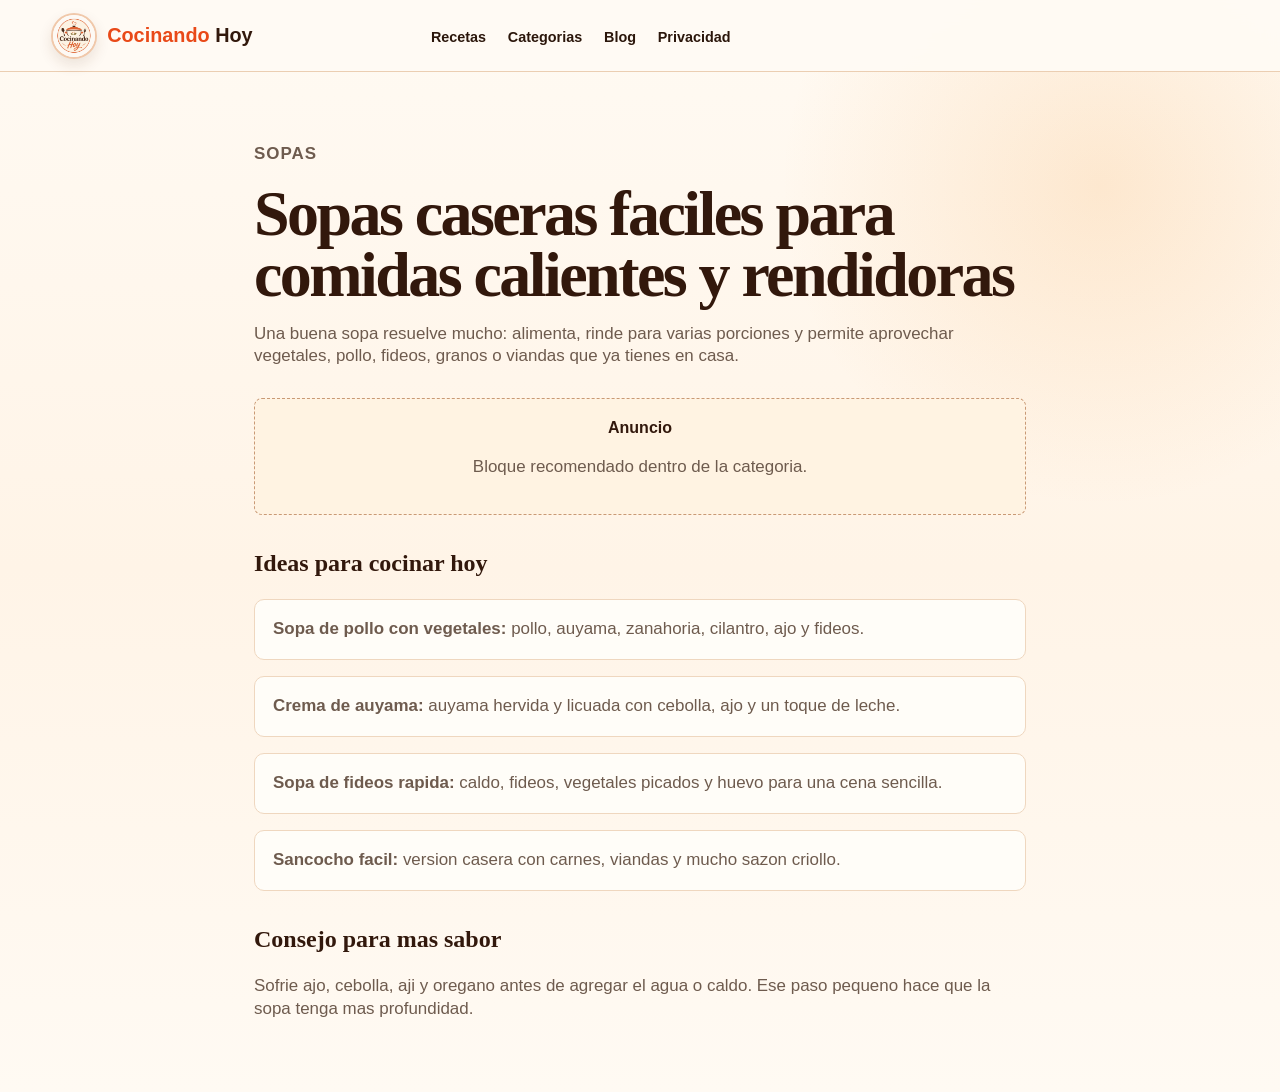
<file: recetas-sopas.html>
<!doctype html>
<html lang="es">
  <head>
    <meta charset="utf-8">
    <meta name="viewport" content="width=device-width, initial-scale=1">
    <title>Sopas caseras faciles y rendidoras | Cocinando Hoy</title>
    <meta name="description" content="Sopas caseras faciles, economicas y nutritivas para cocinar con pollo, vegetales, fideos, auyama y legumbres.">
    <link rel="icon" href="favicon.ico" sizes="any">
    <link rel="icon" type="image/png" href="favicon.png">
    <link rel="apple-touch-icon" href="apple-touch-icon.png">
    <link rel="stylesheet" href="styles.css">
  </head>
  <body>
    <header class="site-header">
      <a class="brand" href="index.html">
        <img src="logo-cocinando-hoy.png" alt="" class="brand-logo">
        <span class="brand-text"><span>Cocinando</span> Hoy</span>
      </a>
      <nav aria-label="Navegacion principal">
        <a href="recetas.html">Recetas</a>
        <a href="index.html#categorias">Categorias</a>
        <a href="blog.html">Blog</a>
        <a href="privacidad.html">Privacidad</a>
      </nav>
    </header>
    <main class="article-page">
      <p class="eyebrow">Sopas</p>
      <h1>Sopas caseras faciles para comidas calientes y rendidoras</h1>
      <p>Una buena sopa resuelve mucho: alimenta, rinde para varias porciones y permite aprovechar vegetales, pollo, fideos, granos o viandas que ya tienes en casa.</p>
      <aside class="ad-slot" aria-label="Espacio publicitario">
        <span>Anuncio</span>
        <p>Bloque recomendado dentro de la categoria.</p>
      </aside>
      <h2>Ideas para cocinar hoy</h2>
      <ul class="recipe-list">
        <li><strong>Sopa de pollo con vegetales:</strong> pollo, auyama, zanahoria, cilantro, ajo y fideos.</li>
        <li><strong>Crema de auyama:</strong> auyama hervida y licuada con cebolla, ajo y un toque de leche.</li>
        <li><strong>Sopa de fideos rapida:</strong> caldo, fideos, vegetales picados y huevo para una cena sencilla.</li>
        <li><strong>Sancocho facil:</strong> version casera con carnes, viandas y mucho sazon criollo.</li>
      </ul>
      <h2>Consejo para mas sabor</h2>
      <p>Sofrie ajo, cebolla, aji y oregano antes de agregar el agua o caldo. Ese paso pequeno hace que la sopa tenga mas profundidad.</p>
    </main>
  </body>
</html>
</file>
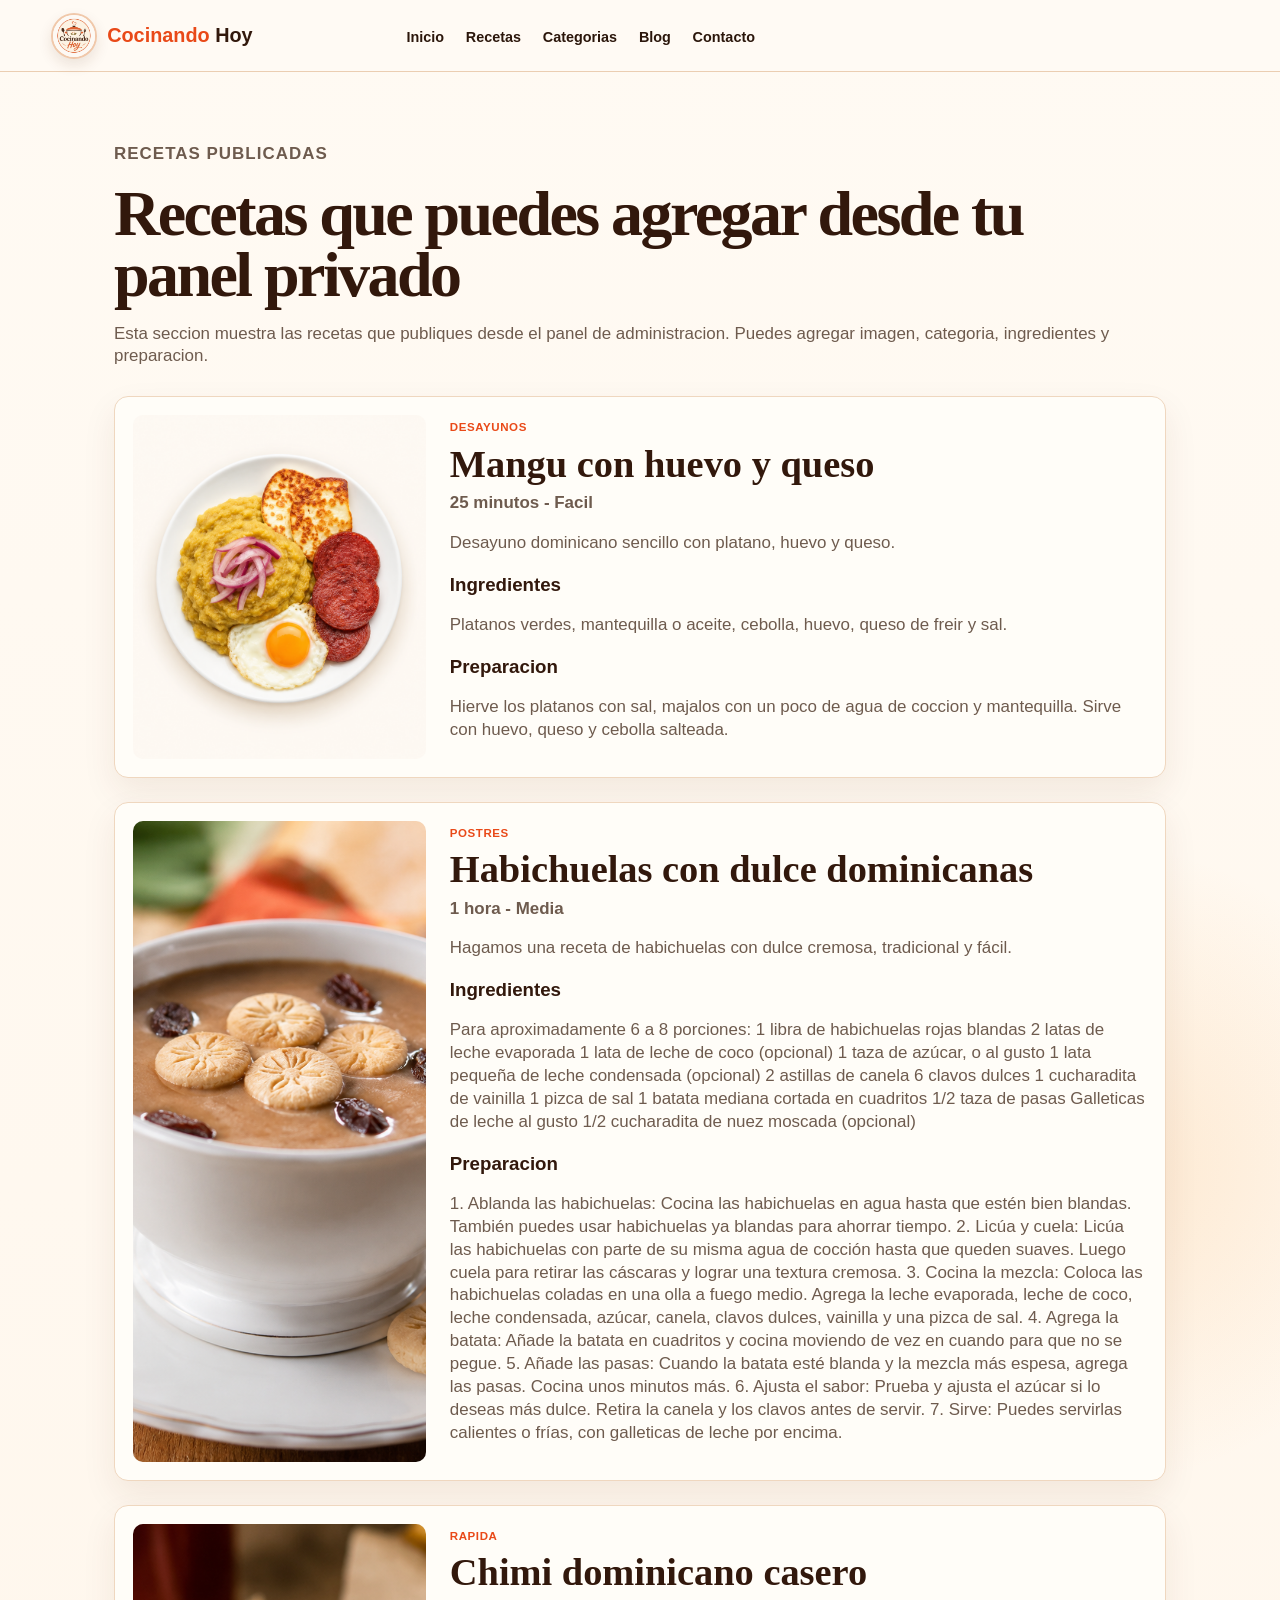
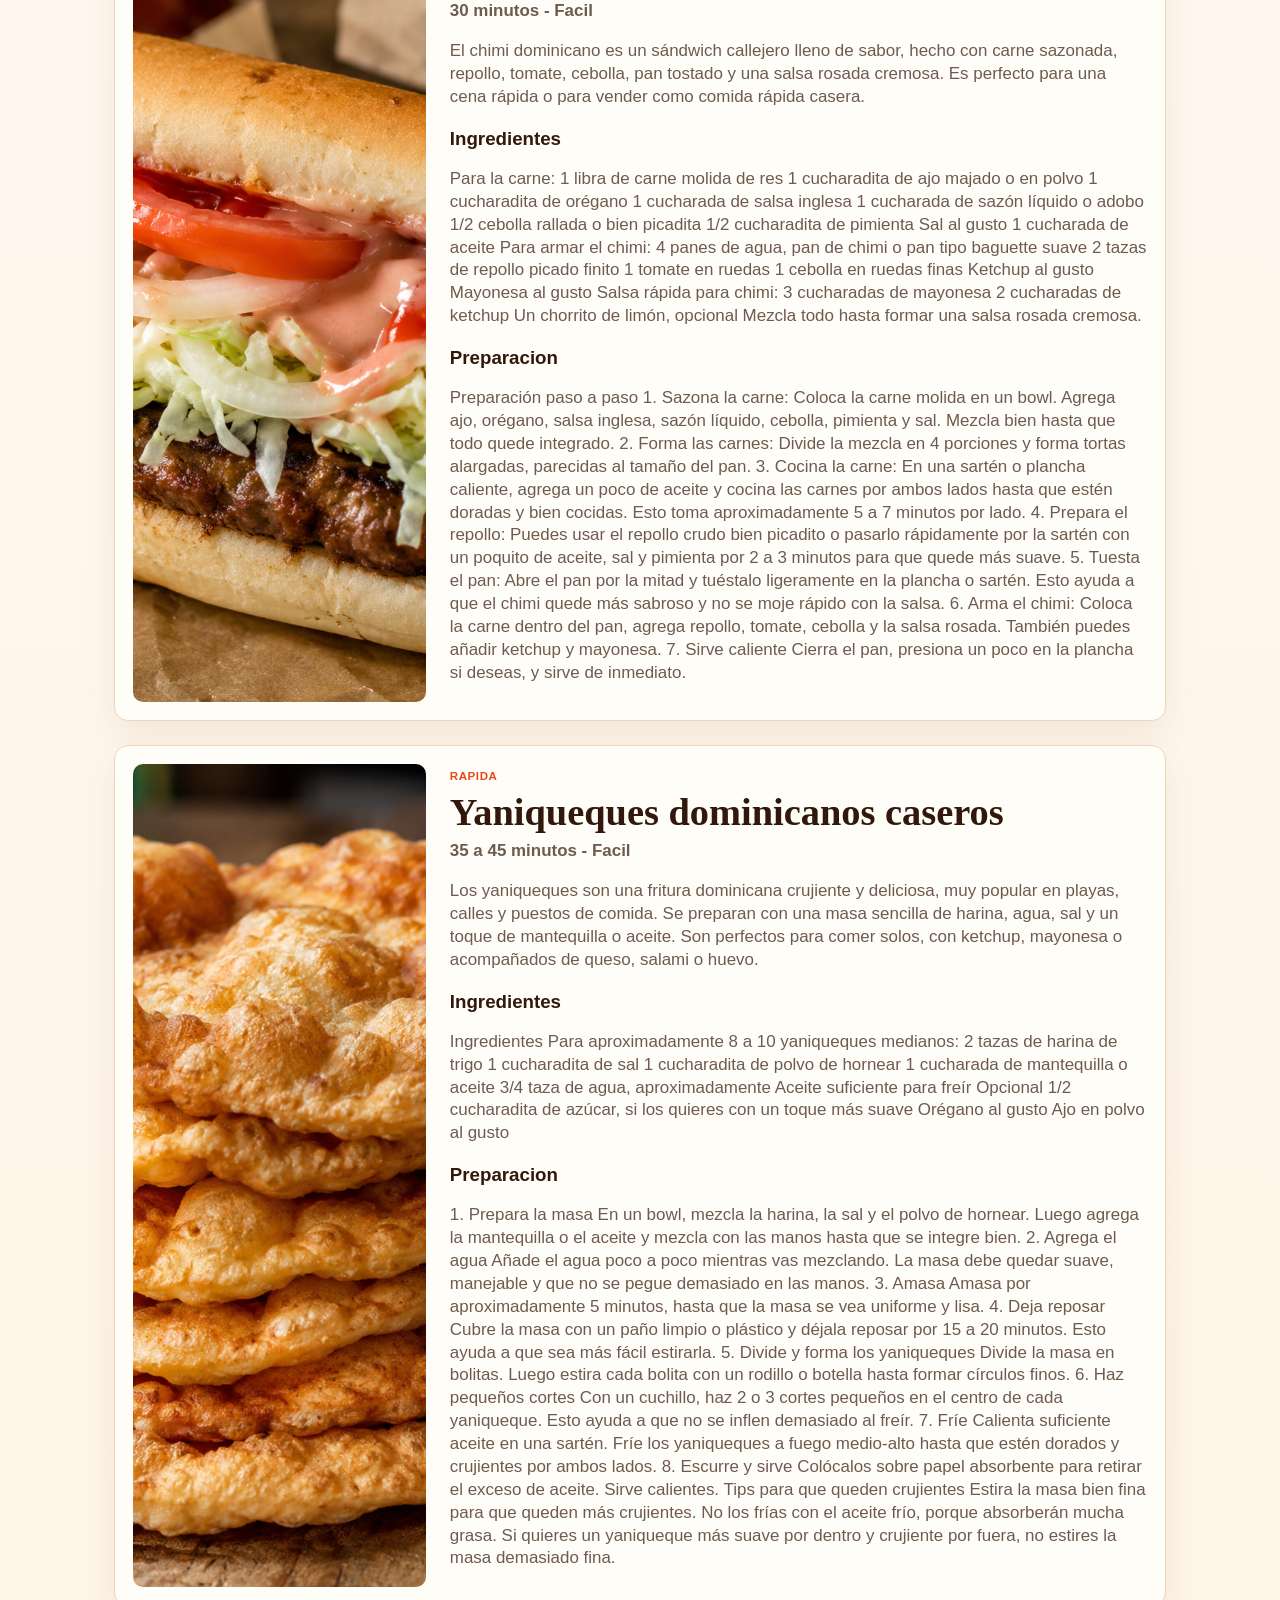
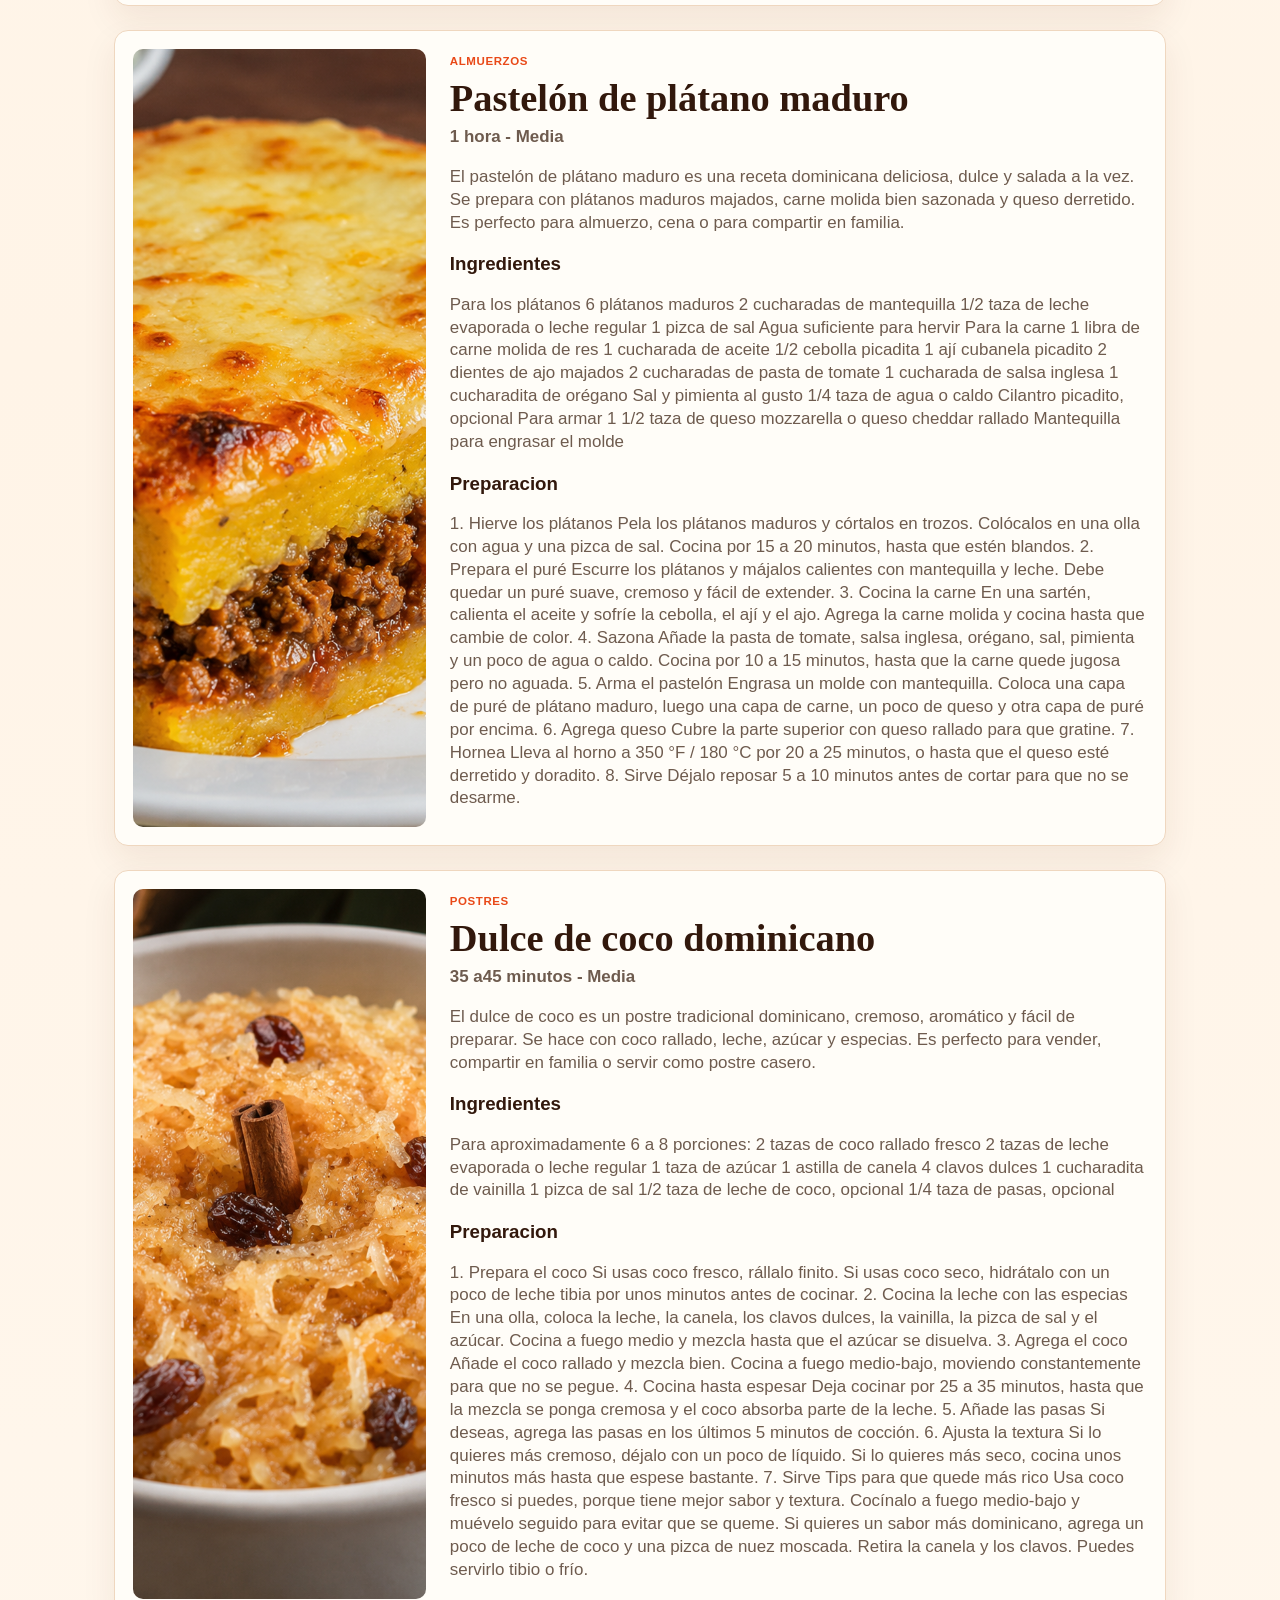
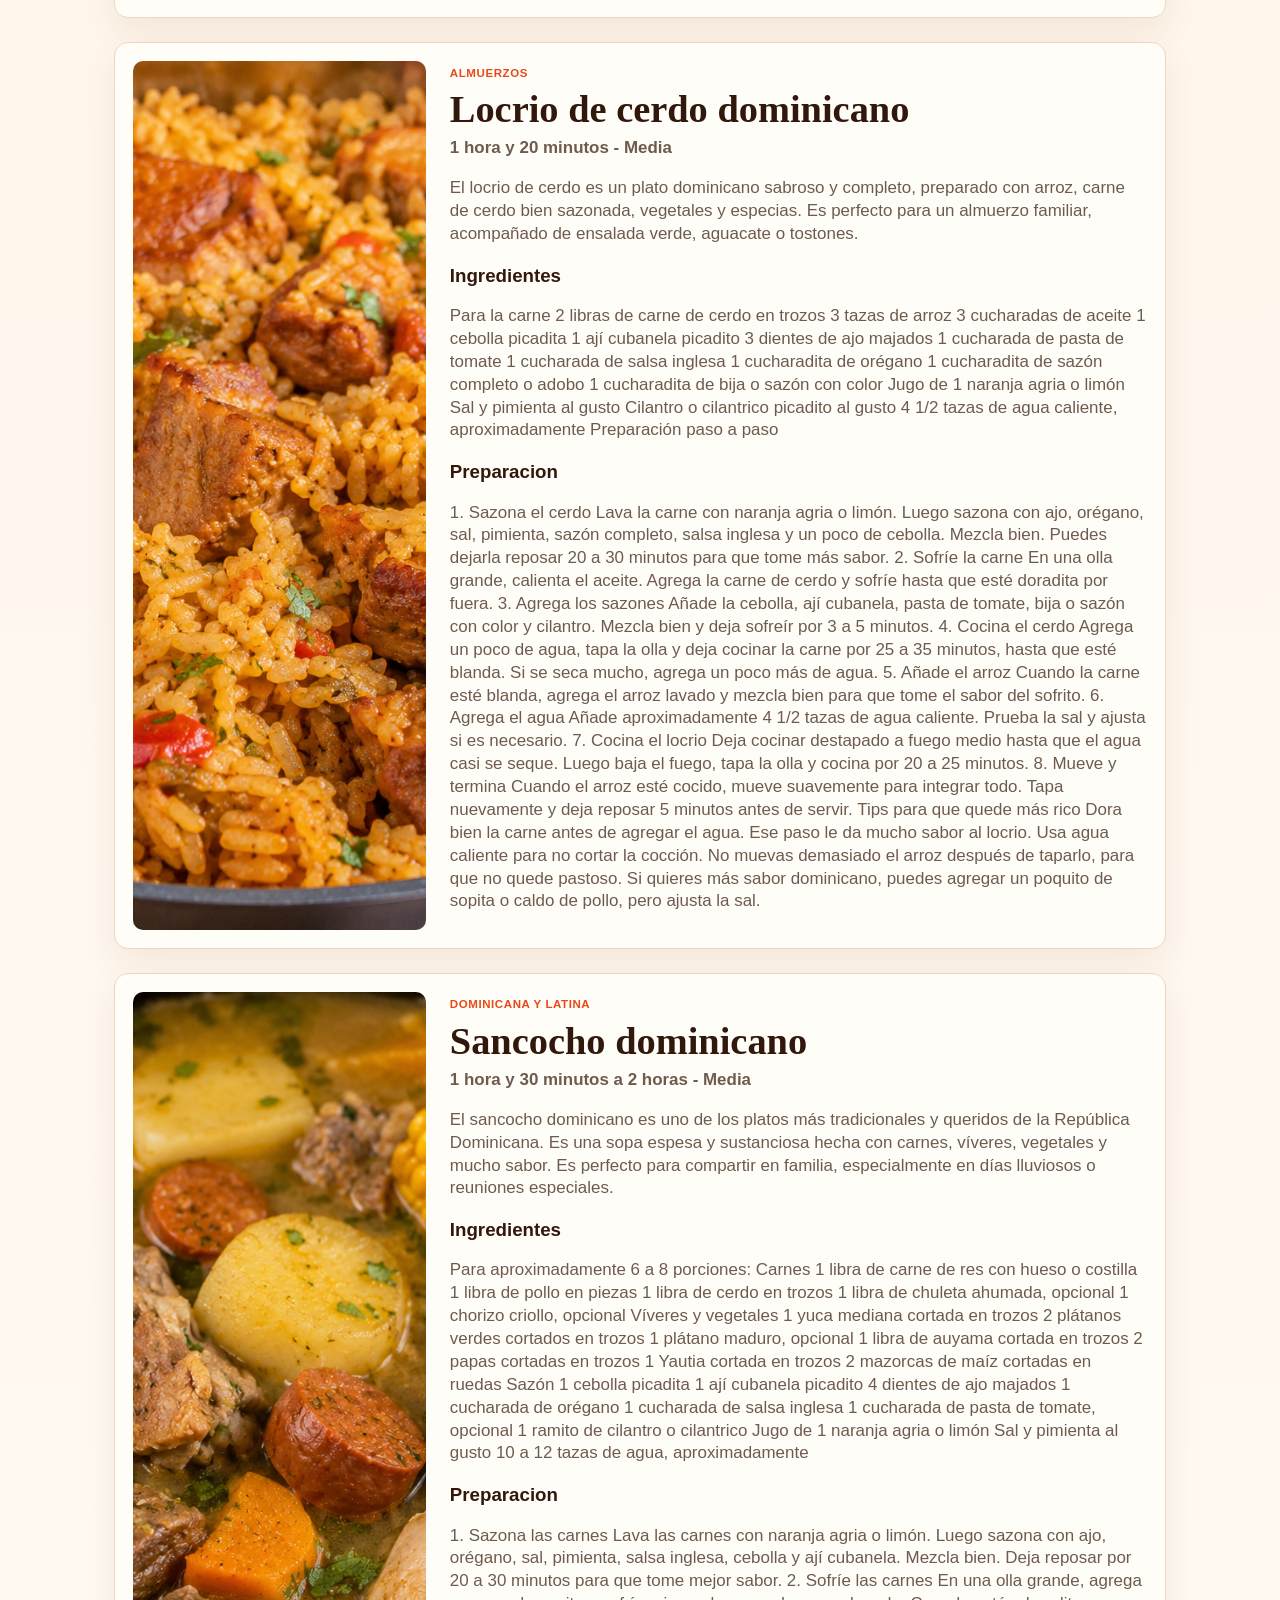
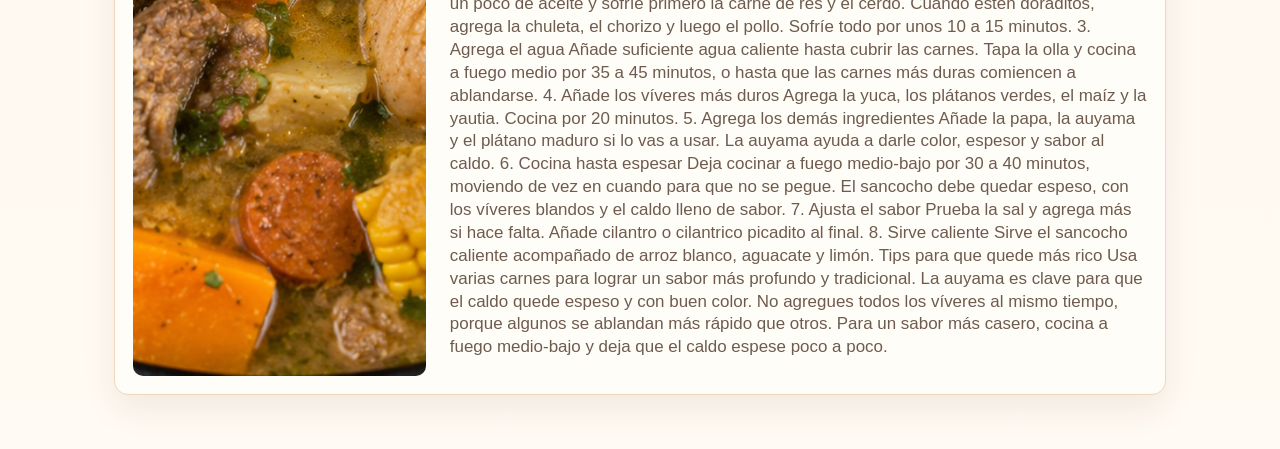
<file: recetas.html>
<!doctype html>
<html lang="es">
  <head>
    <meta charset="utf-8">
    <meta name="viewport" content="width=device-width, initial-scale=1">
    <title>Recetas publicadas | Cocinando Hoy</title>
    <meta name="description" content="Recetas publicadas en Cocinando Hoy con ingredientes, preparacion, imagenes y consejos faciles.">
    <link rel="icon" href="favicon.ico" sizes="any">
    <link rel="icon" type="image/png" href="favicon.png">
    <link rel="apple-touch-icon" href="apple-touch-icon.png">
    <link rel="stylesheet" href="styles.css">
  </head>
  <body>
    <header class="site-header">
      <a class="brand" href="index.html">
        <img src="logo-cocinando-hoy.png" alt="" class="brand-logo">
        <span class="brand-text"><span>Cocinando</span> Hoy</span>
      </a>
      <nav aria-label="Navegacion principal">
        <a href="index.html">Inicio</a>
        <a href="recetas.html">Recetas</a>
        <a href="index.html#categorias">Categorias</a>
        <a href="blog.html">Blog</a>
        <a href="contacto.html">Contacto</a>
      </nav>
    </header>

    <main class="article-page blog-page">
      <p class="eyebrow">Recetas publicadas</p>
      <h1>Recetas que puedes agregar desde tu panel privado</h1>
      <p>Esta seccion muestra las recetas que publiques desde el panel de administracion. Puedes agregar imagen, categoria, ingredientes y preparacion.</p>
      <section class="recipe-admin-grid" id="recipes-list" aria-label="Lista de recetas">
        <p class="empty-state">Cargando recetas...</p>
      </section>
    </main>

    <script src="https://identity.netlify.com/v1/netlify-identity-widget.js"></script>
    <script>
      if (window.netlifyIdentity) {
        window.netlifyIdentity.on("init", (user) => {
          if (!user) {
            window.netlifyIdentity.on("login", () => {
              document.location.href = "/admin/";
            });
          }
        });
      }
    </script>
    <script>
      const recipesContainer = document.querySelector("#recipes-list");

      function renderRecipes(recipes) {
        if (!recipes.length) {
          recipesContainer.innerHTML = '<p class="empty-state">Todavia no hay recetas publicadas.</p>';
          return;
        }

        recipesContainer.innerHTML = recipes.map((recipe) => `
          <article class="recipe-admin-card">
            <img src="${recipe.image || "portada-recetas.png"}" alt="">
            <div>
              <span class="recipe-tag">${recipe.category || "Receta"}</span>
              <h2>${recipe.title}</h2>
              <p class="blog-date">${recipe.time || ""}${recipe.difficulty ? ` - ${recipe.difficulty}` : ""}</p>
              <p>${recipe.summary || ""}</p>
              <h3>Ingredientes</h3>
              <p>${recipe.ingredients || ""}</p>
              <h3>Preparacion</h3>
              <p>${recipe.steps || ""}</p>
            </div>
          </article>
        `).join("");
      }

      fetch("recetas-data.json")
        .then((response) => response.json())
        .then((data) => renderRecipes(data.recipes || []))
        .catch(() => {
          recipesContainer.innerHTML = '<p class="empty-state">No se pudieron cargar las recetas.</p>';
        });
    </script>
  </body>
</html>
</file>
<file: styles.css>
:root {
  --bg: #fff8ef;
  --surface: #fffdf8;
  --line: #efd7bf;
  --text: #2b160b;
  --muted: #6e5b4e;
  --brand: #e94918;
  --brand-dark: #32180c;
  --green: #6f7e3f;
  --cream: #fff1dc;
  --shadow: 0 18px 45px rgba(97, 48, 18, 0.12);
}

* {
  box-sizing: border-box;
}

html {
  scroll-behavior: smooth;
}

body {
  margin: 0;
  color: var(--text);
  background:
    radial-gradient(circle at 86% 17%, rgba(245, 158, 62, 0.18), transparent 20rem),
    linear-gradient(180deg, #fffaf3 0%, #fff4e7 52%, #fffaf3 100%);
  font-family: Arial, Helvetica, sans-serif;
  line-height: 1.35;
}

a {
  color: inherit;
  text-decoration: none;
}

.site-header {
  position: sticky;
  top: 0;
  z-index: 20;
  display: grid;
  grid-template-columns: auto minmax(360px, 1fr) minmax(210px, 300px) auto;
  gap: 20px;
  align-items: center;
  min-height: 72px;
  padding: 0 min(4vw, 72px);
  border-bottom: 1px solid #ebceb2;
  background: rgba(255, 250, 244, 0.96);
  backdrop-filter: blur(14px);
}

.brand {
  display: inline-flex;
  gap: 10px;
  align-items: center;
  white-space: nowrap;
  color: var(--brand-dark);
  font-size: clamp(1.2rem, 1.55vw, 1.72rem);
  font-weight: 900;
}

.brand-logo {
  width: 46px;
  height: 46px;
  flex: 0 0 auto;
  border: 2px solid #f0c8aa;
  border-radius: 50%;
  background: #fffaf4;
  object-fit: cover;
  box-shadow: 0 6px 14px rgba(97, 48, 18, 0.12);
}

.brand-text span {
  color: var(--brand);
}

.main-nav,
.site-header > nav {
  display: flex;
  justify-content: center;
  gap: clamp(12px, 1.7vw, 25px);
  font-weight: 900;
  font-size: 0.9rem;
}

.main-nav a,
.site-header > nav a {
  position: relative;
  white-space: nowrap;
  padding: 27px 0 22px;
}

.main-nav a.active {
  color: var(--brand);
}

.main-nav a.active::after {
  content: "";
  position: absolute;
  left: 0;
  right: 0;
  bottom: 8px;
  height: 3px;
  border-radius: 999px;
  background: var(--brand);
}

.search-box {
  display: flex;
  align-items: center;
  height: 42px;
  border: 1px solid #e2b992;
  border-radius: 999px;
  background: #fffaf4;
}

.search-box input {
  min-width: 0;
  flex: 1;
  border: 0;
  background: transparent;
  padding: 0 14px 0 20px;
  color: var(--text);
  font: inherit;
  outline: none;
}

.search-box button {
  width: 44px;
  border: 0;
  background: transparent;
  color: var(--brand-dark);
  font-size: 1.5rem;
  cursor: pointer;
}

.upload-button,
.button,
.more-button,
.daily-card a,
.recipe-form button,
.footer-newsletter button {
  display: inline-flex;
  align-items: center;
  justify-content: center;
  gap: 9px;
  min-height: 42px;
  border: 0;
  border-radius: 999px;
  padding: 0 23px;
  color: #ffffff;
  background: linear-gradient(135deg, #f15a22, #dd390c);
  box-shadow: 0 10px 20px rgba(226, 68, 17, 0.18);
  font-weight: 900;
  cursor: pointer;
}

.hero {
  display: grid;
  grid-template-columns: minmax(360px, 0.75fr) minmax(460px, 1.25fr);
  gap: clamp(24px, 3vw, 52px);
  align-items: center;
  max-width: 1620px;
  margin: 0 auto;
  padding: 34px min(4vw, 72px) 30px;
}

.hero-copy {
  padding-left: 24px;
}

.hero-kicker {
  display: inline-flex;
  margin: 0 0 14px;
  padding: 8px 14px;
  color: var(--brand);
  border: 1px solid rgba(233, 73, 24, 0.22);
  border-radius: 999px;
  background: rgba(255, 244, 231, 0.86);
  font-size: 0.9rem;
  font-weight: 900;
}

.hero h1 {
  max-width: 650px;
  margin: 0;
  color: var(--brand-dark);
  font-family: Georgia, "Times New Roman", serif;
  font-size: clamp(3rem, 5vw, 5.25rem);
  line-height: 0.94;
}

.hero-swipe {
  display: block;
  width: 170px;
  height: 11px;
  margin: 12px 0 18px 4px;
  border-radius: 999px;
  background: var(--brand);
  transform: rotate(-6deg);
}

.hero-copy p {
  max-width: 460px;
  margin: 0 0 18px;
  color: var(--muted);
  font-size: 1.08rem;
}

.hero-actions {
  display: flex;
  flex-wrap: wrap;
  gap: 16px;
}

.hero-points {
  display: flex;
  flex-wrap: wrap;
  gap: 10px;
  margin-top: 18px;
}

.hero-points span {
  padding: 8px 11px;
  color: var(--brand-dark);
  border: 1px solid var(--line);
  border-radius: 999px;
  background: rgba(255, 253, 248, 0.78);
  font-size: 0.9rem;
  font-weight: 800;
}

.button.secondary {
  color: var(--brand);
  background: #fffaf4;
  border: 1px solid var(--brand);
  box-shadow: none;
}

.hero-plate {
  position: relative;
  min-height: clamp(340px, 31vw, 470px);
  overflow: hidden;
  border: 1px solid rgba(239, 215, 191, 0.85);
  border-radius: 34px 34px 34px 110px;
  background: url("portada-recetas.png") center right / cover;
  box-shadow: 0 24px 55px rgba(97, 48, 18, 0.16);
}

.hero-plate::before {
  content: "";
  position: absolute;
  inset: 0;
  background:
    linear-gradient(90deg, rgba(255, 248, 239, 0.28), rgba(255, 248, 239, 0) 42%),
    radial-gradient(circle at 88% 15%, rgba(255, 255, 255, 0.22), transparent 160px);
}

.hero-recipe-card {
  position: absolute;
  left: 24px;
  bottom: 24px;
  z-index: 1;
  display: grid;
  gap: 4px;
  max-width: 270px;
  padding: 18px 20px;
  border: 1px solid rgba(239, 215, 191, 0.9);
  border-radius: 18px;
  background: rgba(255, 253, 248, 0.92);
  box-shadow: 0 18px 36px rgba(68, 32, 12, 0.16);
  backdrop-filter: blur(8px);
}

.hero-recipe-card span {
  color: var(--brand);
  font-size: 0.78rem;
  font-weight: 900;
  text-transform: uppercase;
}

.hero-recipe-card strong {
  color: var(--brand-dark);
  font-family: Georgia, "Times New Roman", serif;
  font-size: 1.25rem;
  line-height: 1.05;
}

.hero-recipe-card small {
  color: var(--muted);
  font-weight: 800;
}

.food-orbit {
  display: none;
}

.orbit-one {
  left: 140px;
  top: 8px;
  width: 360px;
  height: 170px;
  background-position: 28% 42%;
}

.orbit-two {
  right: 235px;
  top: 0;
  width: 210px;
  height: 128px;
  background-position: 75% 23%;
}

.orbit-three {
  right: 8px;
  top: 78px;
  width: 245px;
  height: 180px;
  background-position: 90% 48%;
}

.orbit-four {
  right: 155px;
  bottom: 5px;
  width: 590px;
  height: 250px;
  background-position: 43% 54%;
}

.leaf-shape {
  display: none;
}

.leaf-shape::before {
  content: "";
  position: absolute;
  left: -85px;
  top: -95px;
  width: 130px;
  height: 170px;
  background:
    linear-gradient(40deg, transparent 48%, #486a3e 49% 51%, transparent 52%),
    radial-gradient(ellipse at 30% 30%, #5c7a49 0 20%, transparent 21%),
    radial-gradient(ellipse at 72% 34%, #5c7a49 0 18%, transparent 19%),
    radial-gradient(ellipse at 50% 75%, #5c7a49 0 22%, transparent 23%);
}

.category-panel,
.featured-panel,
.tips-panel {
  max-width: 1620px;
  margin: 0 min(4vw, 72px);
  border: 1px solid var(--line);
  border-radius: 12px;
  background: rgba(255, 253, 248, 0.82);
  box-shadow: 0 10px 32px rgba(97, 48, 18, 0.06);
}

.category-panel {
  padding: 18px 22px 20px;
}

.section-title-row {
  display: flex;
  align-items: end;
  justify-content: space-between;
  gap: 22px;
  margin-bottom: 14px;
}

.section-title-row h2,
.section-title-row p {
  margin: 0;
}

.section-title-row h2 {
  color: var(--brand-dark);
  font-family: Georgia, "Times New Roman", serif;
  font-size: clamp(1.75rem, 3vw, 2.4rem);
  line-height: 1;
}

.section-title-row > a {
  color: var(--brand);
  font-weight: 900;
}

.section-title-row.compact {
  align-items: center;
}

.category-strip {
  display: grid;
  grid-template-columns: repeat(6, 1fr);
  gap: 14px;
}

.category-strip a {
  display: grid;
  place-items: center;
  gap: 6px;
  min-height: 148px;
  padding: 14px 10px;
  border: 1px solid transparent;
  border-radius: 12px;
  font-weight: 900;
  text-align: center;
  transition: transform 180ms ease, border-color 180ms ease, background 180ms ease;
}

.category-strip a:hover {
  transform: translateY(-3px);
  border-color: var(--line);
  background: #fff7ec;
}

.cat-img {
  display: block;
  width: 104px;
  height: 76px;
  border-radius: 50%;
  border: 4px solid #ffffff;
  background: url("portada-recetas.png") center / cover;
  box-shadow: 0 8px 18px rgba(73, 37, 18, 0.13);
}

.category-strip small {
  max-width: 150px;
  color: var(--muted);
  font-size: 0.82rem;
  font-weight: 700;
}

.img-breakfast { background-image: url("desayuno.png"); }
.img-lunch { background-image: url("almuerzo.png"); }
.img-dinner { background-image: url("cena.png"); }
.img-dessert { background-image: url("postre.png"); }
.img-soup {
  background-image: url("sopa.png");
  background-position: 28% 28%;
}
.img-dominican { background-image: url("dominicana.png"); }

.content-grid {
  display: grid;
  grid-template-columns: minmax(0, 1.06fr) minmax(360px, 0.64fr);
  gap: 28px;
  max-width: 1620px;
  margin: 12px auto 0;
  padding: 0 min(4vw, 72px);
}

.featured-panel,
.tips-panel {
  margin: 0;
  padding: 20px;
}

.featured-panel h2,
.tips-panel h2 {
  margin: 0;
  color: var(--brand-dark);
  font-family: Georgia, "Times New Roman", serif;
  font-size: 1.8rem;
  line-height: 1;
}

.featured-panel h2 span {
  color: var(--brand);
  font-family: Arial, Helvetica, sans-serif;
}

.featured-recipes {
  display: grid;
  grid-template-columns: repeat(4, minmax(0, 1fr));
  gap: 18px;
}

.mini-card {
  overflow: hidden;
  border: 1px solid var(--line);
  border-radius: 12px;
  background: #fffaf4;
  transition: transform 180ms ease, box-shadow 180ms ease;
}

.mini-card:hover {
  transform: translateY(-4px);
  box-shadow: 0 16px 30px rgba(97, 48, 18, 0.12);
}

.mini-card a {
  display: block;
}

.mini-image {
  position: relative;
  height: 105px;
  background: url("portada-recetas.png") center / cover;
}

.mini-image button,
.heart {
  position: absolute;
  right: 10px;
  top: 9px;
  width: 34px;
  height: 34px;
  border: 2px solid #ffffff;
  border-radius: 50%;
  color: #ffffff;
  background: rgba(255, 255, 255, 0.22);
  font-size: 1.25rem;
  cursor: pointer;
}

.img-tostones { background-image: url("desayuno.png"); }
.img-spaghetti { background-image: url("almuerzo.png"); }
.img-rice { background-image: url("dominicana.png"); }
.img-cake { background-image: url("postre.png"); }

.mini-card h3 {
  min-height: 43px;
  margin: 5px 0 6px;
  font-size: 0.98rem;
  line-height: 1.08;
}

.mini-card p {
  margin: 0;
  color: var(--text);
  font-size: 0.9rem;
}

.mini-card p span {
  margin-left: 14px;
}

.mini-body {
  padding: 10px 12px 12px;
}

.recipe-tag {
  color: var(--brand);
  font-size: 0.72rem;
  font-weight: 900;
  letter-spacing: 0.05em;
  text-transform: uppercase;
}

.more-button {
  width: 162px;
  min-height: 36px;
  margin: 10px auto 0;
  color: var(--brand);
  background: #fffaf4;
  border: 1px solid var(--brand);
  box-shadow: none;
}

.side-column {
  display: grid;
  gap: 14px;
}

.daily-card {
  position: relative;
  display: grid;
  grid-template-columns: 1fr 0.92fr;
  min-height: 180px;
  overflow: hidden;
  border-radius: 12px;
  padding: 22px 20px;
  color: #ffffff;
  background:
    radial-gradient(circle at 82% 44%, rgba(255, 205, 130, 0.26), transparent 145px),
    linear-gradient(135deg, #f15a22, #e53d0b);
}

.daily-label {
  display: block;
  margin-bottom: 12px;
  font-weight: 900;
}

.daily-card h2 {
  margin: 0 0 8px;
  color: #ffffff;
  font-family: Georgia, "Times New Roman", serif;
  font-size: 1.9rem;
  line-height: 0.95;
}

.daily-card p {
  margin: 0 0 12px;
}

.daily-card p span {
  display: inline-block;
  margin-left: 10px;
  padding: 2px 8px;
  border: 1px solid rgba(255, 255, 255, 0.45);
  border-radius: 999px;
}

.daily-card a {
  width: 135px;
  min-height: 42px;
  color: var(--brand);
  background: #ffffff;
  box-shadow: none;
}

.daily-plate {
  position: absolute;
  right: -20px;
  bottom: -38px;
  width: 245px;
  height: 180px;
  border: 8px solid #ffffff;
  border-radius: 50%;
  background: url("almuerzo.png") center / cover;
}

.tips-grid {
  display: grid;
  grid-template-columns: repeat(3, 1fr);
  gap: 16px;
}

.tips-grid article {
  min-height: 122px;
  padding: 16px 15px;
  border: 1px solid var(--line);
  border-radius: 8px;
  background: #fffaf0;
}

.tips-grid span {
  display: block;
  color: var(--green);
  font-size: 1.65rem;
  line-height: 1;
}

.tips-grid h3 {
  margin: 7px 0 4px;
  font-size: 0.98rem;
}

.tips-grid p {
  margin: 0;
  color: var(--text);
  font-size: 0.9rem;
}

.section,
.upload-section {
  padding: 58px min(4vw, 72px);
}

.section-heading {
  max-width: 760px;
  margin-bottom: 24px;
}

.eyebrow,
.category {
  color: var(--brand);
  font-size: 0.78rem;
  font-weight: 900;
  letter-spacing: 0.06em;
  text-transform: uppercase;
}

.upload-section {
  margin-top: 8px;
  background: #fffaf2;
}

.upload-layout {
  display: grid;
  grid-template-columns: minmax(0, 1.05fr) minmax(280px, 0.95fr);
  gap: 24px;
  align-items: start;
}

.recipe-form,
.recipe-preview-panel {
  display: grid;
  gap: 14px;
  padding: 24px;
  border: 1px solid var(--line);
  border-radius: 12px;
  background: var(--surface);
  box-shadow: 0 14px 34px rgba(83, 44, 19, 0.08);
}

.hidden-field {
  display: none;
}

label {
  display: grid;
  gap: 6px;
  font-weight: 900;
}

input,
select,
textarea {
  width: 100%;
  border: 1px solid #d9bfa7;
  border-radius: 8px;
  padding: 13px 14px;
  color: var(--text);
  background: #ffffff;
  font: inherit;
}

textarea {
  resize: vertical;
}

.form-row {
  display: grid;
  grid-template-columns: repeat(2, minmax(0, 1fr));
  gap: 14px;
}

.form-note {
  margin: 0;
  color: var(--muted);
  font-size: 0.95rem;
}

.image-preview {
  display: grid;
  min-height: 300px;
  place-items: center;
  overflow: hidden;
  color: var(--muted);
  border: 1px dashed #c99975;
  border-radius: 8px;
  background: #fff3e2;
  font-weight: 900;
  text-align: center;
}

.image-preview img,
.saved-recipe img {
  width: 100%;
  height: 100%;
  object-fit: cover;
}

.saved-recipes-header {
  display: flex;
  align-items: center;
  justify-content: space-between;
  gap: 16px;
  margin-top: 34px;
}

.secondary-action {
  min-height: 38px;
  border: 1px solid var(--line);
  border-radius: 999px;
  padding: 0 18px;
  color: var(--brand-dark);
  background: #ffffff;
  font-weight: 900;
  cursor: pointer;
}

.saved-recipes {
  display: grid;
  grid-template-columns: repeat(3, minmax(0, 1fr));
  gap: 18px;
  margin-top: 16px;
}

.empty-state {
  grid-column: 1 / -1;
  padding: 18px;
  color: var(--muted);
  border: 1px dashed #c99975;
  border-radius: 8px;
  background: #fff3e2;
}

.saved-recipe {
  overflow: hidden;
  border: 1px solid var(--line);
  border-radius: 8px;
  background: var(--surface);
  box-shadow: 0 14px 34px rgba(83, 44, 19, 0.08);
}

.saved-recipe-media {
  height: 180px;
  background: linear-gradient(135deg, #f7c46b, #e4572e);
}

.saved-recipe-body {
  display: grid;
  gap: 10px;
  padding: 18px;
}

.saved-recipe-meta {
  color: var(--brand);
  font-size: 0.78rem;
  font-weight: 900;
  letter-spacing: 0.06em;
  text-transform: uppercase;
}

.saved-recipe-body h3,
.saved-recipe-body p {
  margin: 0;
}

.saved-recipe-body p {
  color: var(--muted);
}

.delete-recipe {
  justify-self: start;
  border: 0;
  border-radius: 999px;
  padding: 10px 12px;
  color: var(--brand-dark);
  background: #fff0d3;
  font-weight: 900;
  cursor: pointer;
}

.ad-slot {
  max-width: 1620px;
  margin: 10px min(4vw, 72px) 0;
  padding: 18px;
  text-align: center;
  color: var(--muted);
  border: 1px dashed #c99975;
  border-radius: 8px;
  background: #fff3e2;
}

.ad-slot span {
  display: block;
  color: var(--brand-dark);
  font-weight: 900;
}

.article-page {
  max-width: 900px;
  margin: 0 auto;
  padding: 54px min(5vw, 72px);
}

.article-page h1 {
  margin: 0 0 16px;
  color: var(--brand-dark);
  font-family: Georgia, "Times New Roman", serif;
  font-size: clamp(2.35rem, 5vw, 4.2rem);
  line-height: 0.96;
  letter-spacing: -0.04em;
}

.article-page h2 {
  margin-top: 32px;
  color: var(--brand-dark);
  font-family: Georgia, "Times New Roman", serif;
}

.article-page p,
.article-page li {
  color: var(--muted);
  font-size: 1.06rem;
}

.article-page .ad-slot {
  margin: 30px 0;
}

.recipe-list {
  display: grid;
  gap: 16px;
  padding: 0;
  list-style: none;
}

.recipe-list li {
  padding: 18px;
  border: 1px solid var(--line);
  border-radius: 10px;
  background: var(--surface);
}

.blog-page {
  max-width: 1180px;
}

.blog-grid {
  display: grid;
  gap: 22px;
  margin-top: 28px;
}

.blog-card {
  display: grid;
  grid-template-columns: minmax(220px, 0.42fr) 1fr;
  gap: 22px;
  padding: 18px;
  border: 1px solid var(--line);
  border-radius: 14px;
  background: var(--surface);
  box-shadow: 0 14px 34px rgba(83, 44, 19, 0.08);
}

.blog-card img {
  width: 100%;
  min-height: 220px;
  height: 100%;
  border-radius: 10px;
  object-fit: cover;
}

.blog-card h2 {
  margin: 8px 0;
  font-size: clamp(1.7rem, 3vw, 2.4rem);
}

.blog-date {
  margin: 0 0 10px;
  color: var(--muted);
  font-weight: 800;
}

.blog-card details {
  margin-top: 12px;
}

.blog-card summary {
  color: var(--brand);
  font-weight: 900;
  cursor: pointer;
}

.recipe-admin-grid {
  display: grid;
  gap: 24px;
  margin-top: 28px;
}

.recipe-admin-card {
  display: grid;
  grid-template-columns: minmax(240px, 0.42fr) 1fr;
  gap: 24px;
  padding: 18px;
  border: 1px solid var(--line);
  border-radius: 14px;
  background: var(--surface);
  box-shadow: 0 14px 34px rgba(83, 44, 19, 0.08);
}

.recipe-admin-card img {
  width: 100%;
  min-height: 260px;
  height: 100%;
  border-radius: 10px;
  object-fit: cover;
}

.recipe-admin-card h2 {
  margin: 8px 0;
  color: var(--brand-dark);
  font-family: Georgia, "Times New Roman", serif;
  font-size: clamp(1.8rem, 3vw, 2.5rem);
  line-height: 1.02;
}

.recipe-admin-card h3 {
  margin: 16px 0 6px;
  color: var(--brand-dark);
}

body > footer:not(.footer-main) {
  display: flex;
  justify-content: space-between;
  gap: 16px;
  padding: 24px min(5vw, 72px);
  color: var(--muted);
  border-top: 1px solid var(--line);
  background: #fff6e8;
}

body > footer:not(.footer-main) div {
  display: flex;
  gap: 14px;
}

.footer-main {
  display: grid;
  grid-template-columns: 1.6fr 0.7fr 0.7fr 0.9fr 1.7fr;
  gap: 36px;
  align-items: start;
  padding: 18px min(4vw, 72px);
  border-top: 1px solid var(--line);
  background: #fff6e8;
}

.footer-main .brand {
  font-size: 1.5rem;
}

.footer-main .brand-logo {
  width: 54px;
  height: 54px;
}

.footer-main p {
  margin: 8px 0 0;
}

.footer-main h3 {
  margin: 0 0 8px;
  font-size: 0.98rem;
}

.footer-main a {
  display: block;
  margin-top: 4px;
}

.socials {
  display: flex;
  gap: 18px;
}

.socials span {
  display: grid;
  width: 32px;
  height: 32px;
  place-items: center;
  color: #ffffff;
  border-radius: 50%;
  background: #315a9b;
  font-weight: 900;
}

.socials .instagram-icon {
  background:
    url("instagram-icon.png") center / 20px 20px no-repeat,
    linear-gradient(135deg, #feda75, #d62976 52%, #4f5bd5);
}

.socials span:nth-child(3) { background: #e71f19; }
.socials span:nth-child(4) { background: #bd1d35; }

.footer-newsletter div {
  display: grid;
  grid-template-columns: 1fr auto;
  gap: 0;
}

.footer-newsletter input {
  border-radius: 8px 0 0 8px;
}

.footer-newsletter button {
  border-radius: 0 8px 8px 0;
}

.footer-bar {
  display: flex;
  justify-content: space-between;
  gap: 20px;
  padding: 10px min(4vw, 72px);
  color: #fff1e4;
  background: #3b1707;
  font-size: 0.9rem;
}

.cookie-banner {
  position: fixed;
  right: min(4vw, 72px);
  bottom: 18px;
  left: min(4vw, 72px);
  z-index: 40;
  display: none;
  align-items: center;
  justify-content: space-between;
  gap: 18px;
  padding: 18px 20px;
  border: 1px solid var(--line);
  border-radius: 14px;
  color: var(--text);
  background: rgba(255, 253, 248, 0.96);
  box-shadow: 0 18px 45px rgba(66, 31, 11, 0.18);
  backdrop-filter: blur(10px);
}

.cookie-banner.show {
  display: flex;
}

.cookie-banner strong {
  color: var(--brand-dark);
}

.cookie-banner p {
  margin: 4px 0 0;
  color: var(--muted);
}

.cookie-actions {
  display: flex;
  flex: 0 0 auto;
  align-items: center;
  gap: 12px;
}

.cookie-actions a {
  color: var(--brand);
  font-weight: 900;
}

.cookie-actions button {
  border: 0;
  border-radius: 999px;
  padding: 12px 18px;
  color: #fff;
  background: var(--brand);
  font-weight: 900;
  cursor: pointer;
}

@media (max-width: 1180px) {
  .site-header {
    grid-template-columns: 1fr auto;
  }

  .main-nav,
  .search-box {
    grid-column: 1 / -1;
    order: 3;
  }

  .hero,
  .content-grid {
    grid-template-columns: 1fr;
  }
}

@media (max-width: 820px) {
  .site-header {
    gap: 12px;
    padding: 14px 20px;
  }

  .brand-logo {
    width: 40px;
    height: 40px;
  }

  .brand {
    font-size: 1.18rem;
  }

  .main-nav {
    justify-content: flex-start;
    overflow-x: auto;
  }

  .hero {
    padding: 28px 20px 18px;
  }

  .hero-copy {
    padding-left: 0;
  }

  .hero-plate {
    min-height: 300px;
    border-radius: 24px;
  }

  .hero h1 {
    font-size: clamp(2.65rem, 12vw, 4.1rem);
  }

  .hero-recipe-card {
    left: 14px;
    right: 14px;
    bottom: 14px;
    max-width: none;
  }

  .orbit-four {
    left: 90px;
    right: auto;
    width: 430px;
  }

  .category-strip,
  .featured-recipes,
  .tips-grid,
  .upload-layout,
  .footer-main {
    grid-template-columns: 1fr;
  }

  .category-panel,
  .featured-panel,
  .tips-panel,
  .ad-slot {
    margin-left: 20px;
    margin-right: 20px;
  }

  .content-grid,
  .section,
  .upload-section {
    padding-left: 20px;
    padding-right: 20px;
  }

  .category-strip {
    grid-template-columns: repeat(2, 1fr);
  }

  .section-title-row {
    align-items: flex-start;
    flex-direction: column;
  }

  .saved-recipes,
  .blog-card,
  .recipe-admin-card,
  .form-row {
    grid-template-columns: 1fr;
  }

  .footer-bar {
    flex-direction: column;
  }

  .cookie-banner {
    right: 14px;
    bottom: 14px;
    left: 14px;
    align-items: flex-start;
    flex-direction: column;
  }

  .cookie-actions {
    width: 100%;
    justify-content: space-between;
  }
}
</file>
